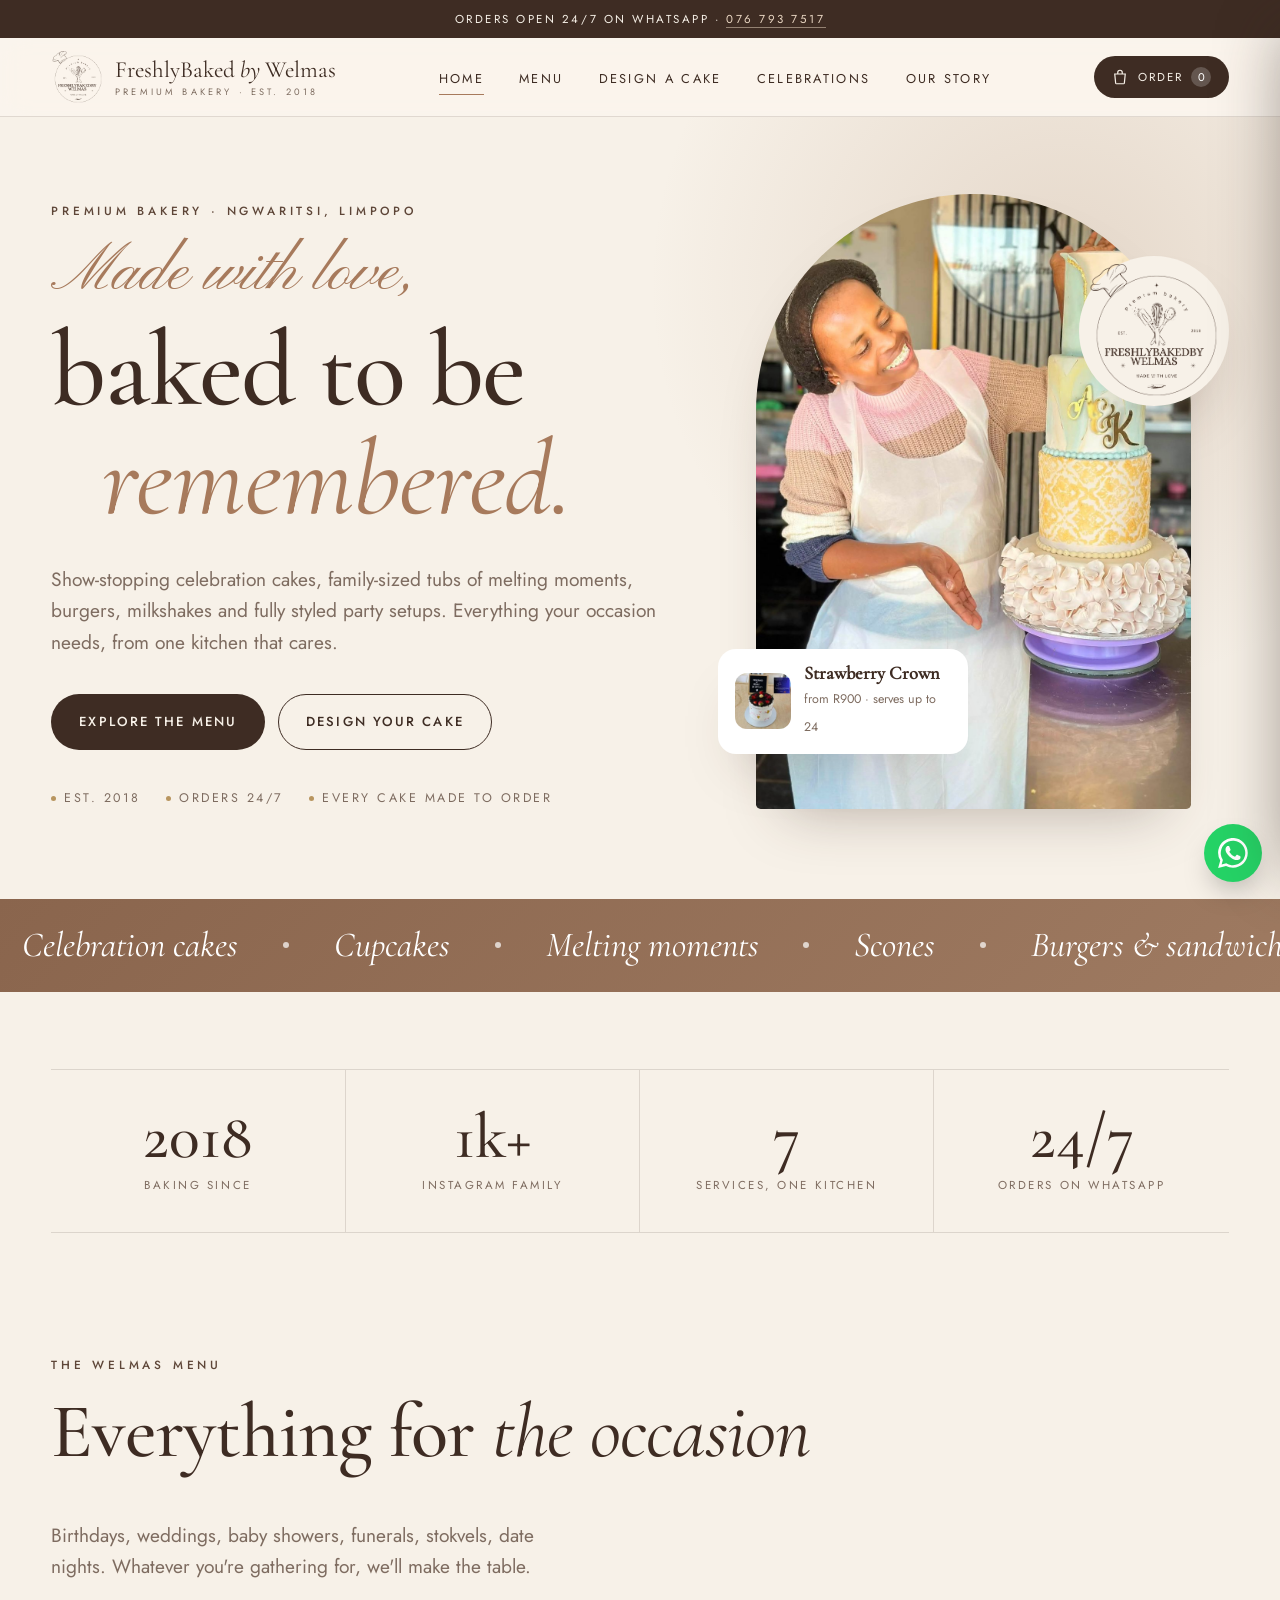
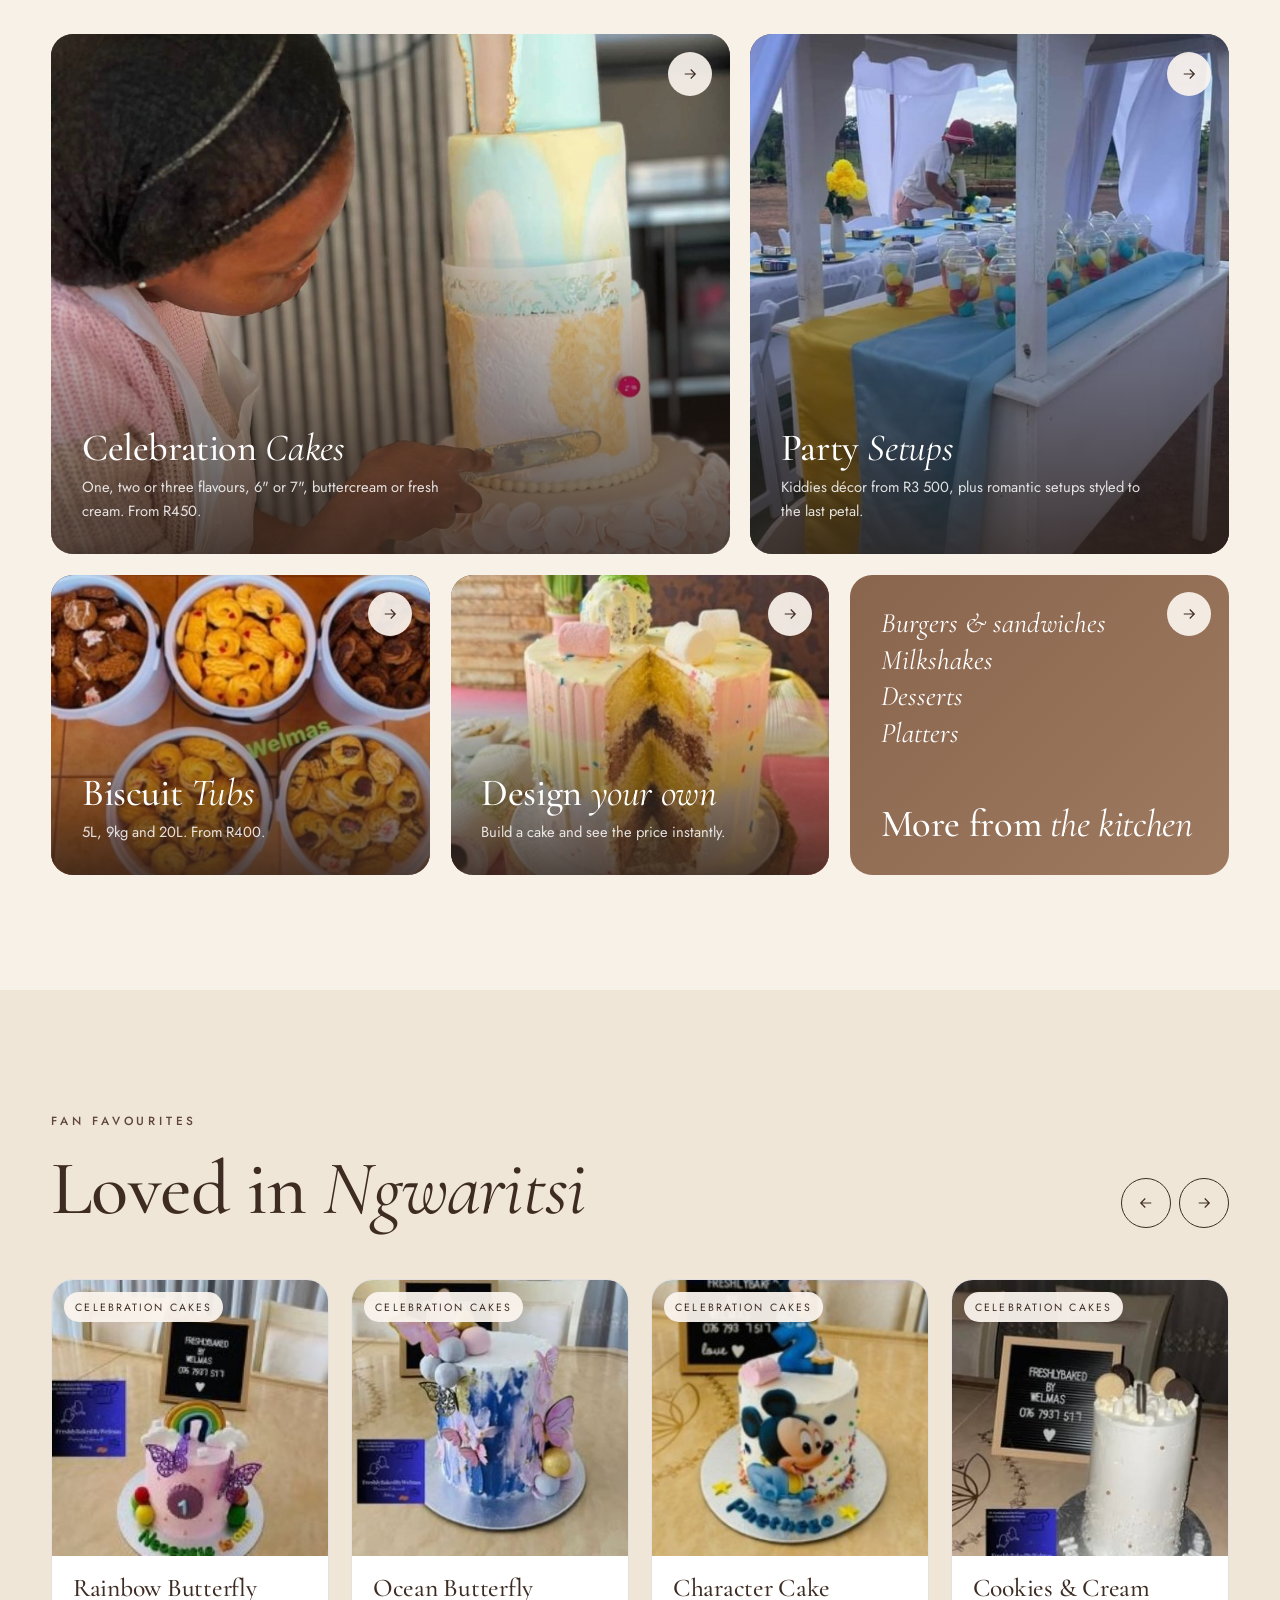
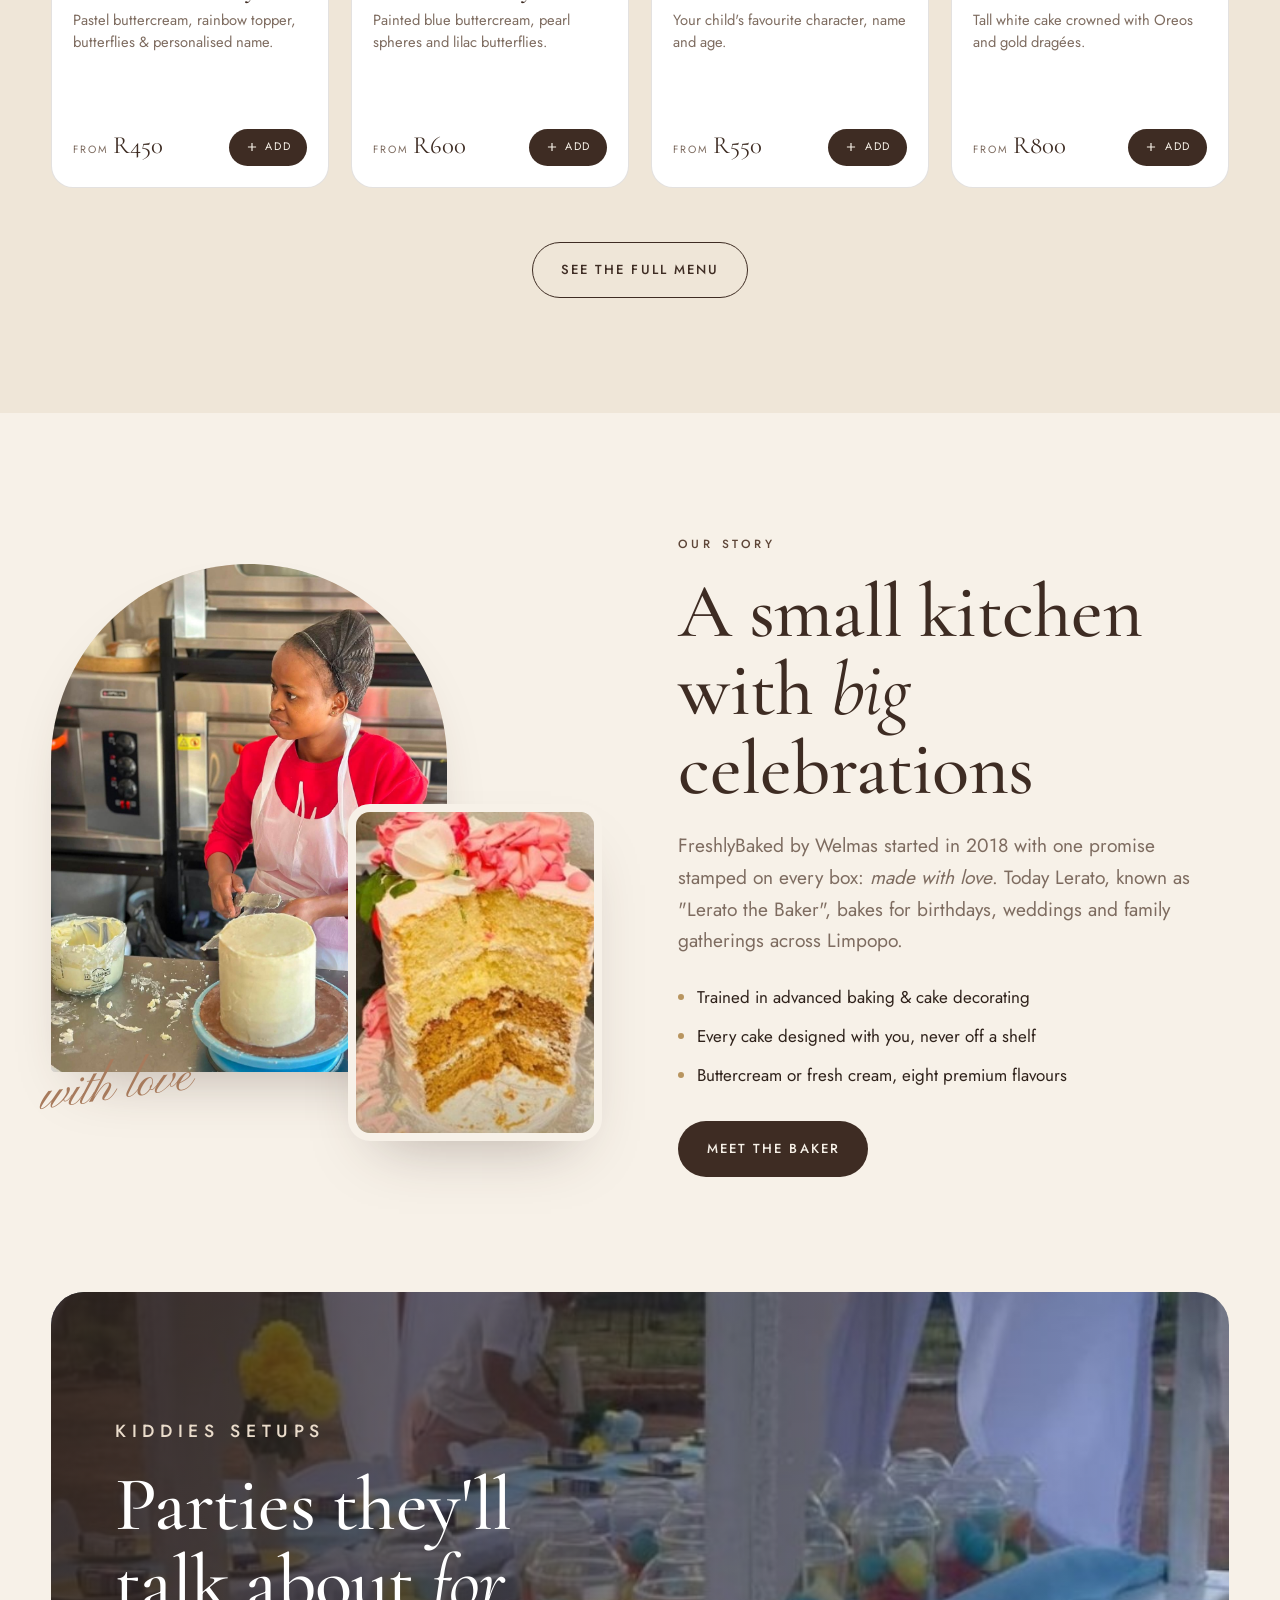
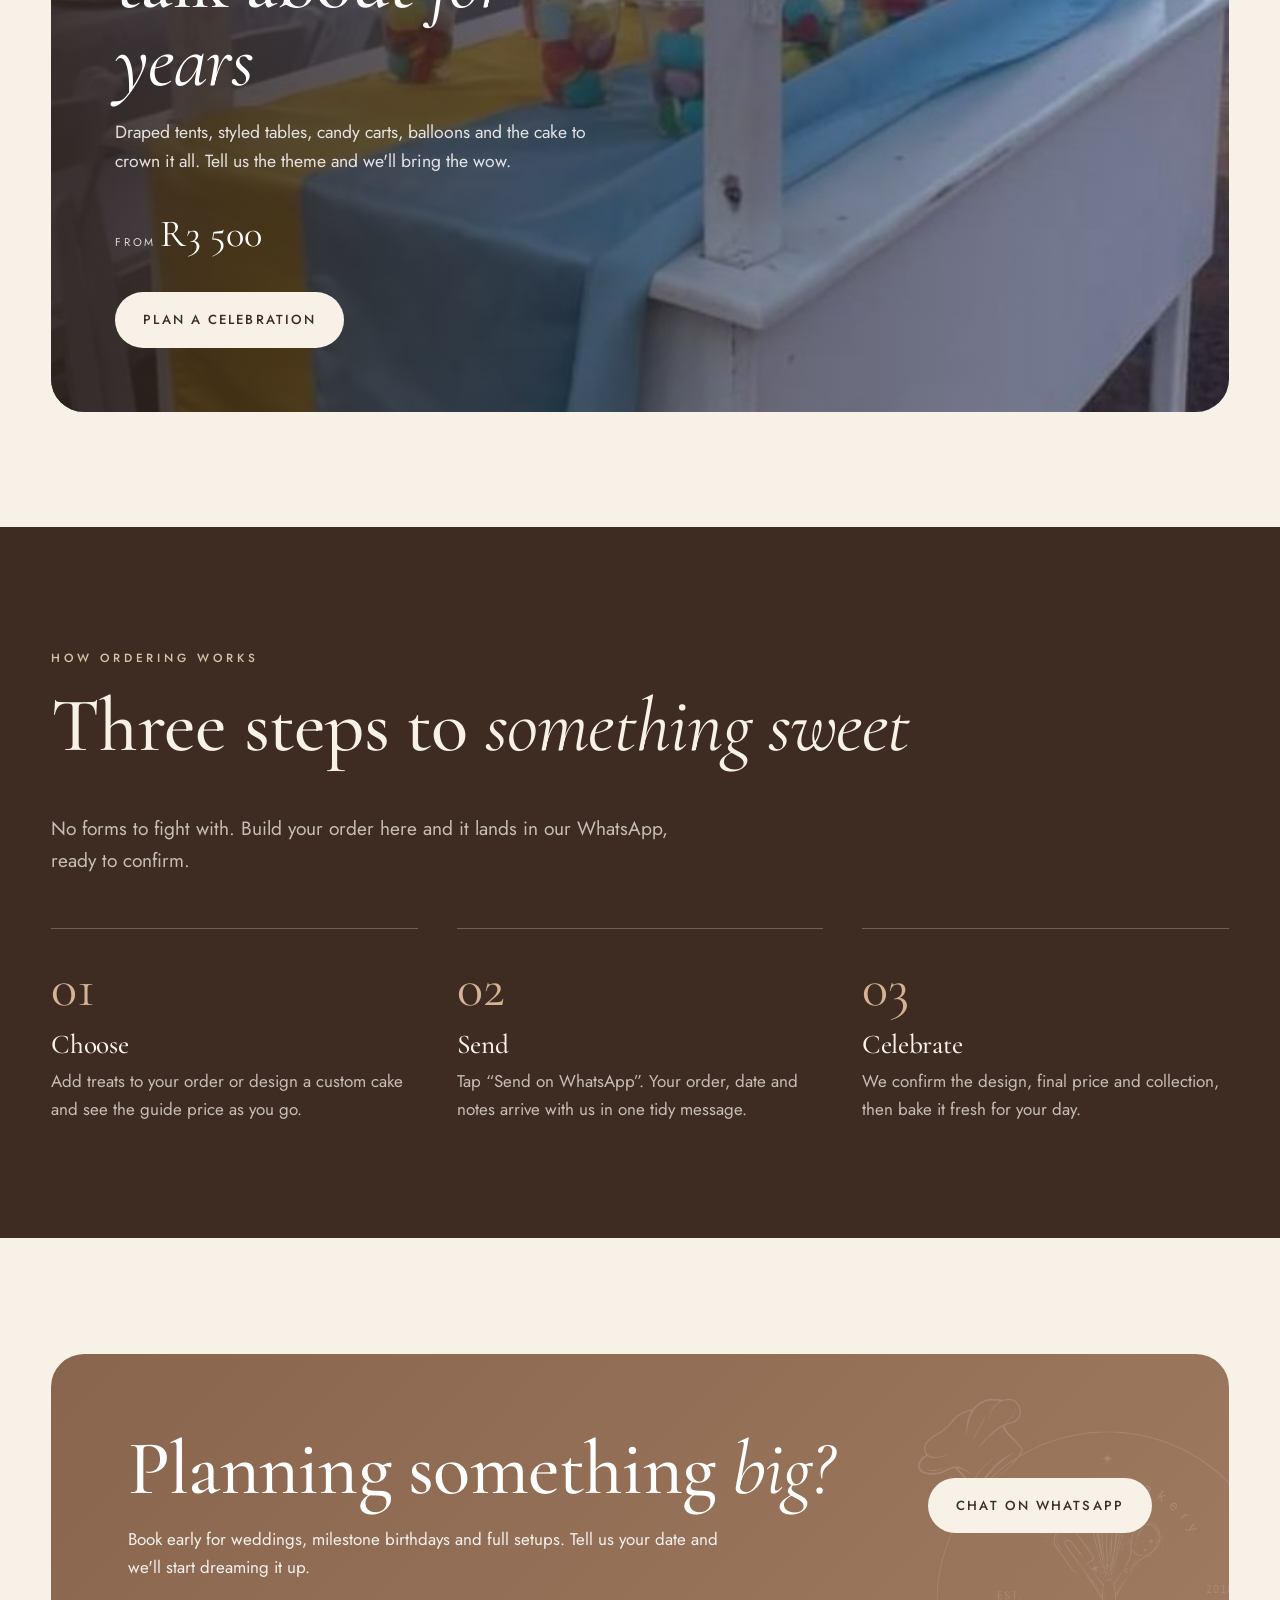
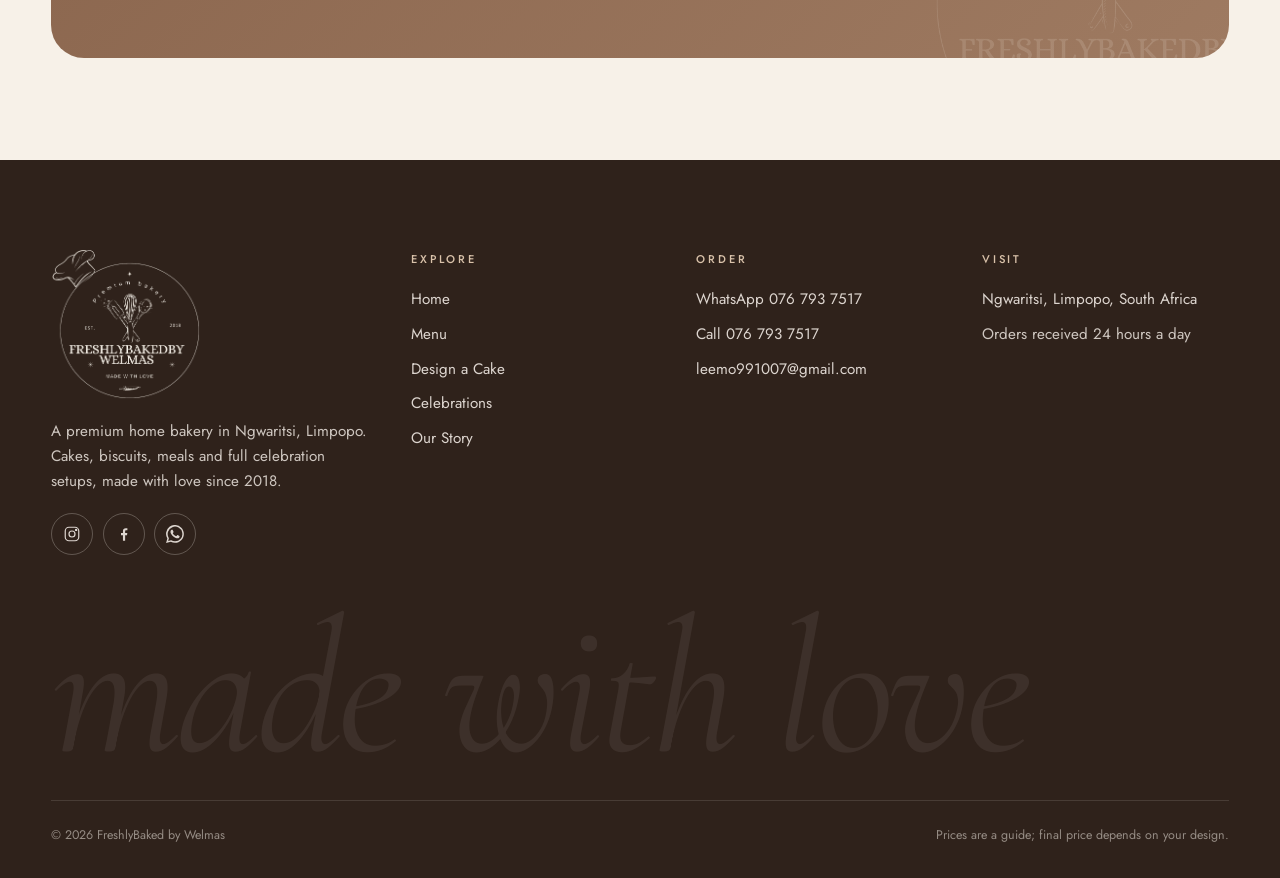
<file: index.html>
<!doctype html>
<html lang="en-ZA" class="no-js">
<head>
  <meta charset="utf-8">
  <meta name="viewport" content="width=device-width, initial-scale=1">
  <title>FreshlyBaked by Welmas · Premium Bakery in Ngwaritsi, Limpopo</title>
  <meta name="description" content="Celebration cakes, biscuit tubs, meals, milkshakes, platters and kiddies & romantic setups from a premium bakery in Ngwaritsi, Limpopo. Made with love since 2018. Order on WhatsApp 076 793 7517.">
  <link rel="canonical" href="https://freshlybakedbywelmas.co.za/">
  <meta property="og:type" content="website">
  <meta property="og:site_name" content="FreshlyBaked by Welmas">
  <meta property="og:title" content="FreshlyBaked by Welmas · Premium Bakery in Ngwaritsi, Limpopo">
  <meta property="og:description" content="Celebration cakes, biscuit tubs, meals, milkshakes, platters and kiddies & romantic setups from a premium bakery in Ngwaritsi, Limpopo. Made with love since 2018. Order on WhatsApp 076 793 7517.">
  <meta property="og:url" content="https://freshlybakedbywelmas.co.za/">
  <meta property="og:image" content="https://freshlybakedbywelmas.co.za/assets/img/wedding-cake-reveal.jpg">
  <meta name="twitter:card" content="summary_large_image">
  <meta name="theme-color" content="#3e2c23">
  <link rel="icon" type="image/png" href="assets/img/favicon.png">
  <link rel="apple-touch-icon" href="assets/img/apple-touch-icon.png">
  <link rel="stylesheet" href="css/fonts.css">
  <link rel="stylesheet" href="css/styles.css">
  <script type="application/ld+json">
  {
    "@context": "https://schema.org",
    "@type": "Bakery",
    "name": "FreshlyBaked by Welmas",
    "slogan": "Premium bakery. Made with love.",
    "foundingDate": "2018",
    "telephone": "+27767937517",
    "email": "leemo991007@gmail.com",
    "address": { "@type": "PostalAddress", "addressLocality": "Ngwaritsi", "addressRegion": "Limpopo", "addressCountry": "ZA" },
    "openingHours": "Mo-Su 00:00-23:59",
    "priceRange": "R400 to R3500+",
    "url": "https://freshlybakedbywelmas.co.za/",
    "image": "https://freshlybakedbywelmas.co.za/assets/img/wedding-cake-reveal.jpg",
    "sameAs": ["https://www.instagram.com/freshlybakedbywelmas", "https://www.facebook.com/freshlybakedbywelmas"]
  }
  </script>
</head>
<body data-page="home">
  <div id="site-header"></div>

  <main>
    <!-- Hero -->
    <section class="hero">
      <div class="wrap hero-grid">
        <div>
          <p class="eyebrow">Premium bakery · Ngwaritsi, Limpopo</p>
          <h1>
            <span class="script">Made with love,</span>
            baked to be
            <span class="line2"><em class="accent-text">remembered.</em></span>
          </h1>
          <p class="lede">Show-stopping celebration cakes, family-sized tubs of melting moments, burgers, milkshakes and fully styled party setups. Everything your occasion needs, from one kitchen that cares.</p>
          <div class="btn-row">
            <a class="btn btn-primary" href="menu.html">Explore the menu</a>
            <a class="btn btn-ghost" href="menu.html#build">Design your cake</a>
          </div>
          <div class="hero-meta">
            <span>Est. 2018</span>
            <span>Orders 24/7</span>
            <span>Every cake made to order</span>
          </div>
        </div>
        <div class="hero-art">
          <div class="arch"><img src="assets/img/wedding-cake-reveal.jpg" alt="Lerato smiling beside a four-tier wedding cake with sugar ruffles, gold damask and gold-leaf edges" width="1200" height="1600" fetchpriority="high"></div>
          <div class="badge" aria-hidden="true"><img src="assets/img/logo-ink.png" alt=""></div>
          <div class="chip">
            <img src="assets/img/cake-strawberry.jpg" alt="">
            <div><strong>Strawberry Crown</strong><span>from R900 · serves up to 24</span></div>
          </div>
        </div>
      </div>
    </section>

    <!-- Services marquee -->
    <div class="marquee" aria-label="Our services: cakes, cupcakes, biscuits, scones, burgers, sandwiches, milkshakes, desserts, platters, kiddies setups and romantic setups">
      <div class="marquee-track" aria-hidden="true">
        <span>Celebration cakes</span><span>Cupcakes</span><span>Melting moments</span><span>Scones</span><span>Burgers &amp; sandwiches</span><span>Milkshakes</span><span>Desserts</span><span>Platters</span><span>Kiddies setups</span><span>Romantic setups</span>
        <span>Celebration cakes</span><span>Cupcakes</span><span>Melting moments</span><span>Scones</span><span>Burgers &amp; sandwiches</span><span>Milkshakes</span><span>Desserts</span><span>Platters</span><span>Kiddies setups</span><span>Romantic setups</span>
      </div>
    </div>

    <!-- Stats -->
    <section class="wrap" style="padding-top:clamp(3rem,6vw,5rem)">
      <div class="stats reveal">
        <div class="stat"><b>2018</b><span>Baking since</span></div>
        <div class="stat"><b>1k+</b><span>Instagram family</span></div>
        <div class="stat"><b>7</b><span>Services, one kitchen</span></div>
        <div class="stat"><b>24/7</b><span>Orders on WhatsApp</span></div>
      </div>
    </section>

    <!-- Categories -->
    <section class="section">
      <div class="wrap">
        <div class="section-head reveal">
          <div>
            <p class="eyebrow">The Welmas menu</p>
            <h2>Everything for <em>the occasion</em></h2>
          </div>
          <p class="lede" style="max-width:26em">Birthdays, weddings, baby showers, funerals, stokvels, date nights. Whatever you're gathering for, we'll make the table.</p>
        </div>
        <div class="tiles">
          <a class="tile t-a reveal" href="menu.html#cakes">
            <img src="assets/img/baker-gold-leaf.jpg" alt="" loading="lazy">
            <span class="arrow"><svg viewBox="0 0 24 24" fill="none" stroke="currentColor" stroke-width="1.6"><path d="M5 12h14M13 6l6 6-6 6"/></svg></span>
            <div class="tile-body"><h3>Celebration <em>Cakes</em></h3><p>One, two or three flavours, 6" or 7", buttercream or fresh cream. From R450.</p></div>
          </a>
          <a class="tile t-b reveal" href="celebrations.html">
            <img src="assets/img/kiddies-candy-cart.jpg" alt="" loading="lazy">
            <span class="arrow"><svg viewBox="0 0 24 24" fill="none" stroke="currentColor" stroke-width="1.6"><path d="M5 12h14M13 6l6 6-6 6"/></svg></span>
            <div class="tile-body"><h3>Party <em>Setups</em></h3><p>Kiddies décor from R3 500, plus romantic setups styled to the last petal.</p></div>
          </a>
          <a class="tile t-c reveal" href="menu.html#tubs">
            <img src="assets/img/melting-moments.jpg" alt="" loading="lazy">
            <span class="arrow"><svg viewBox="0 0 24 24" fill="none" stroke="currentColor" stroke-width="1.6"><path d="M5 12h14M13 6l6 6-6 6"/></svg></span>
            <div class="tile-body"><h3>Biscuit <em>Tubs</em></h3><p>5L, 9kg and 20L. From R400.</p></div>
          </a>
          <a class="tile t-d reveal" href="menu.html#build">
            <img src="assets/img/slice-two-flavour.jpg" alt="" loading="lazy">
            <span class="arrow"><svg viewBox="0 0 24 24" fill="none" stroke="currentColor" stroke-width="1.6"><path d="M5 12h14M13 6l6 6-6 6"/></svg></span>
            <div class="tile-body"><h3>Design <em>your own</em></h3><p>Build a cake and see the price instantly.</p></div>
          </a>
          <a class="tile t-e t-latte reveal" href="menu.html#meals">
            <span class="arrow"><svg viewBox="0 0 24 24" fill="none" stroke="currentColor" stroke-width="1.6"><path d="M5 12h14M13 6l6 6-6 6"/></svg></span>
            <div class="tile-body">
              <ul><li>Burgers &amp; sandwiches</li><li>Milkshakes</li><li>Desserts</li><li>Platters</li></ul>
              <h3>More from <em>the kitchen</em></h3>
            </div>
          </a>
        </div>
      </div>
    </section>

    <!-- Featured -->
    <section class="section section-tint">
      <div class="wrap">
        <div class="section-head reveal">
          <div>
            <p class="eyebrow">Fan favourites</p>
            <h2>Loved in <em>Ngwaritsi</em></h2>
          </div>
          <div class="rail-controls">
            <button class="icon-btn" type="button" data-rail="#featured" data-dir="prev" aria-label="Previous"><svg viewBox="0 0 24 24" fill="none" stroke="currentColor" stroke-width="1.6"><path d="M19 12H5M11 6l-6 6 6 6"/></svg></button>
            <button class="icon-btn" type="button" data-rail="#featured" data-dir="next" aria-label="Next"><svg viewBox="0 0 24 24" fill="none" stroke="currentColor" stroke-width="1.6"><path d="M5 12h14M13 6l6 6-6 6"/></svg></button>
          </div>
        </div>
        <div class="rail" id="featured" data-products="featured"></div>
        <div style="margin-top:2.4rem;text-align:center"><a class="btn btn-ghost" href="menu.html">See the full menu</a></div>
      </div>
    </section>

    <!-- Story -->
    <section class="section">
      <div class="wrap split">
        <div class="collage reveal">
          <figure class="c1"><img src="assets/img/baker-buttercream.jpg" alt="Lerato smoothing buttercream on a tall cake in a professional kitchen" loading="lazy"></figure>
          <figure class="c2"><img src="assets/img/slice-four-layer.jpg" alt="A sliced four-layer cake topped with pink sugar flowers" loading="lazy"></figure>
          <span class="stamp" aria-hidden="true">with love</span>
        </div>
        <div class="reveal">
          <p class="eyebrow">Our story</p>
          <h2>A small kitchen with <em>big</em> celebrations</h2>
          <p class="lede" style="margin-top:1.4rem">FreshlyBaked by Welmas started in 2018 with one promise stamped on every box: <em>made with love</em>. Today Lerato, known as "Lerato the Baker", bakes for birthdays, weddings and family gatherings across Limpopo.</p>
          <ul class="ticks">
            <li>Trained in advanced baking &amp; cake decorating</li>
            <li>Every cake designed with you, never off a shelf</li>
            <li>Buttercream or fresh cream, eight premium flavours</li>
          </ul>
          <a class="btn btn-primary" href="story.html">Meet the baker</a>
        </div>
      </div>
    </section>

    <!-- Celebrations feature -->
    <section class="wrap">
      <div class="feature reveal">
        <img src="assets/img/kiddies-candy-cart.jpg" alt="A white candy cart with blue and yellow runners and jars of sweets at an outdoor kiddies party" loading="lazy">
        <div class="feature-body">
          <p class="eyebrow">Kiddies setups</p>
          <h2>Parties they'll talk about <em>for years</em></h2>
          <p>Draped tents, styled tables, candy carts, balloons and the cake to crown it all. Tell us the theme and we'll bring the wow.</p>
          <span class="price-tag"><small>from</small>R3 500</span>
          <div class="btn-row">
            <a class="btn btn-light" href="celebrations.html">Plan a celebration</a>
          </div>
        </div>
      </div>
    </section>

    <!-- How to order -->
    <section class="section section-cocoa" style="margin-top:clamp(4rem,9vw,8rem)">
      <div class="wrap">
        <div class="section-head reveal">
          <div>
            <p class="eyebrow">How ordering works</p>
            <h2>Three steps to <em>something sweet</em></h2>
          </div>
          <p class="lede">No forms to fight with. Build your order here and it lands in our WhatsApp, ready to confirm.</p>
        </div>
        <div class="steps">
          <div class="step reveal"><h3>Choose</h3><p>Add treats to your order or design a custom cake and see the guide price as you go.</p></div>
          <div class="step reveal"><h3>Send</h3><p>Tap “Send on WhatsApp”. Your order, date and notes arrive with us in one tidy message.</p></div>
          <div class="step reveal"><h3>Celebrate</h3><p>We confirm the design, final price and collection, then bake it fresh for your day.</p></div>
        </div>
      </div>
    </section>

    <!-- CTA -->
    <section class="wrap" style="margin-top:clamp(4rem,9vw,8rem)">
      <div class="cta-band reveal">
        <div>
          <h2>Planning something <em>big?</em></h2>
          <p>Book early for weddings, milestone birthdays and full setups. Tell us your date and we'll start dreaming it up.</p>
        </div>
        <div class="btn-row">
          <a class="btn btn-light" data-wa="Hi Welmas! I'm planning an event and would love a quote." href="#">Chat on WhatsApp</a>
        </div>
      </div>
    </section>
  </main>

  <div id="site-footer"></div>
  <script src="js/catalog.js"></script>
  <script src="js/main.js"></script>
</body>
</html>
</file>
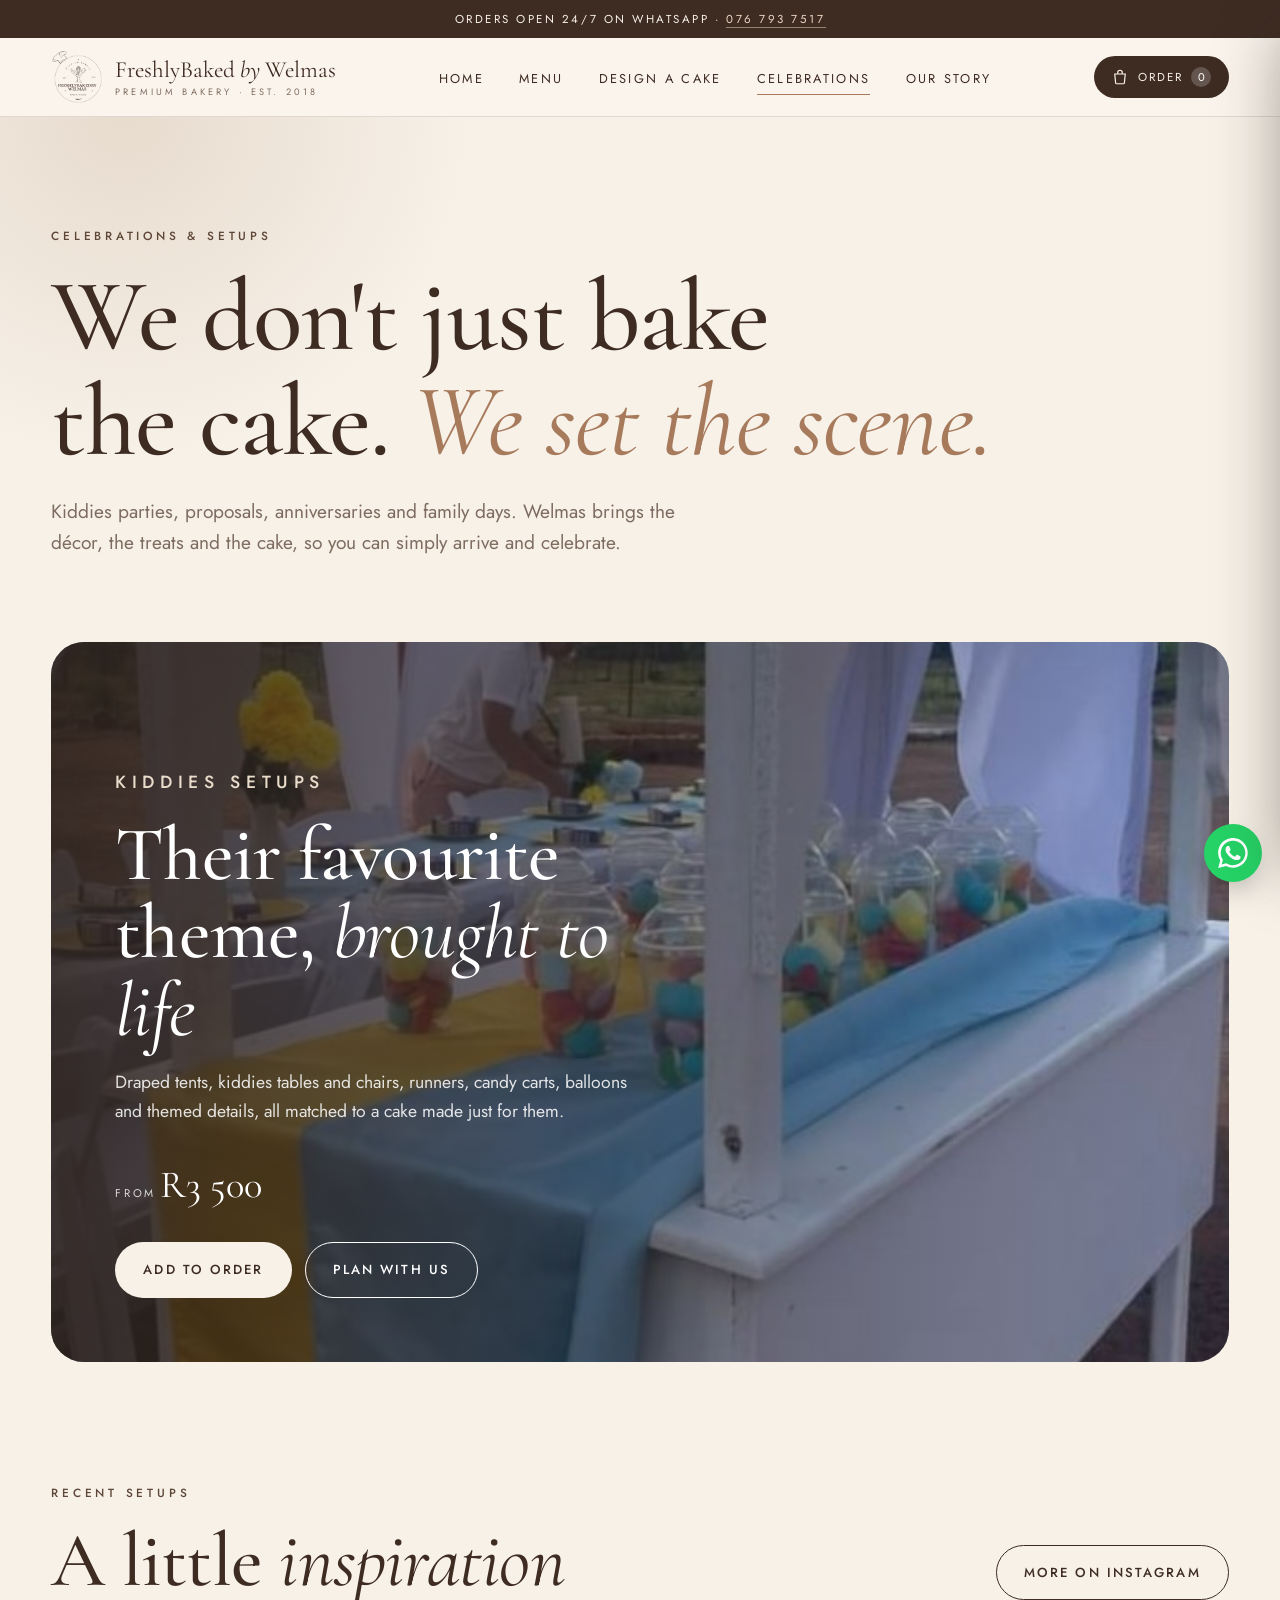
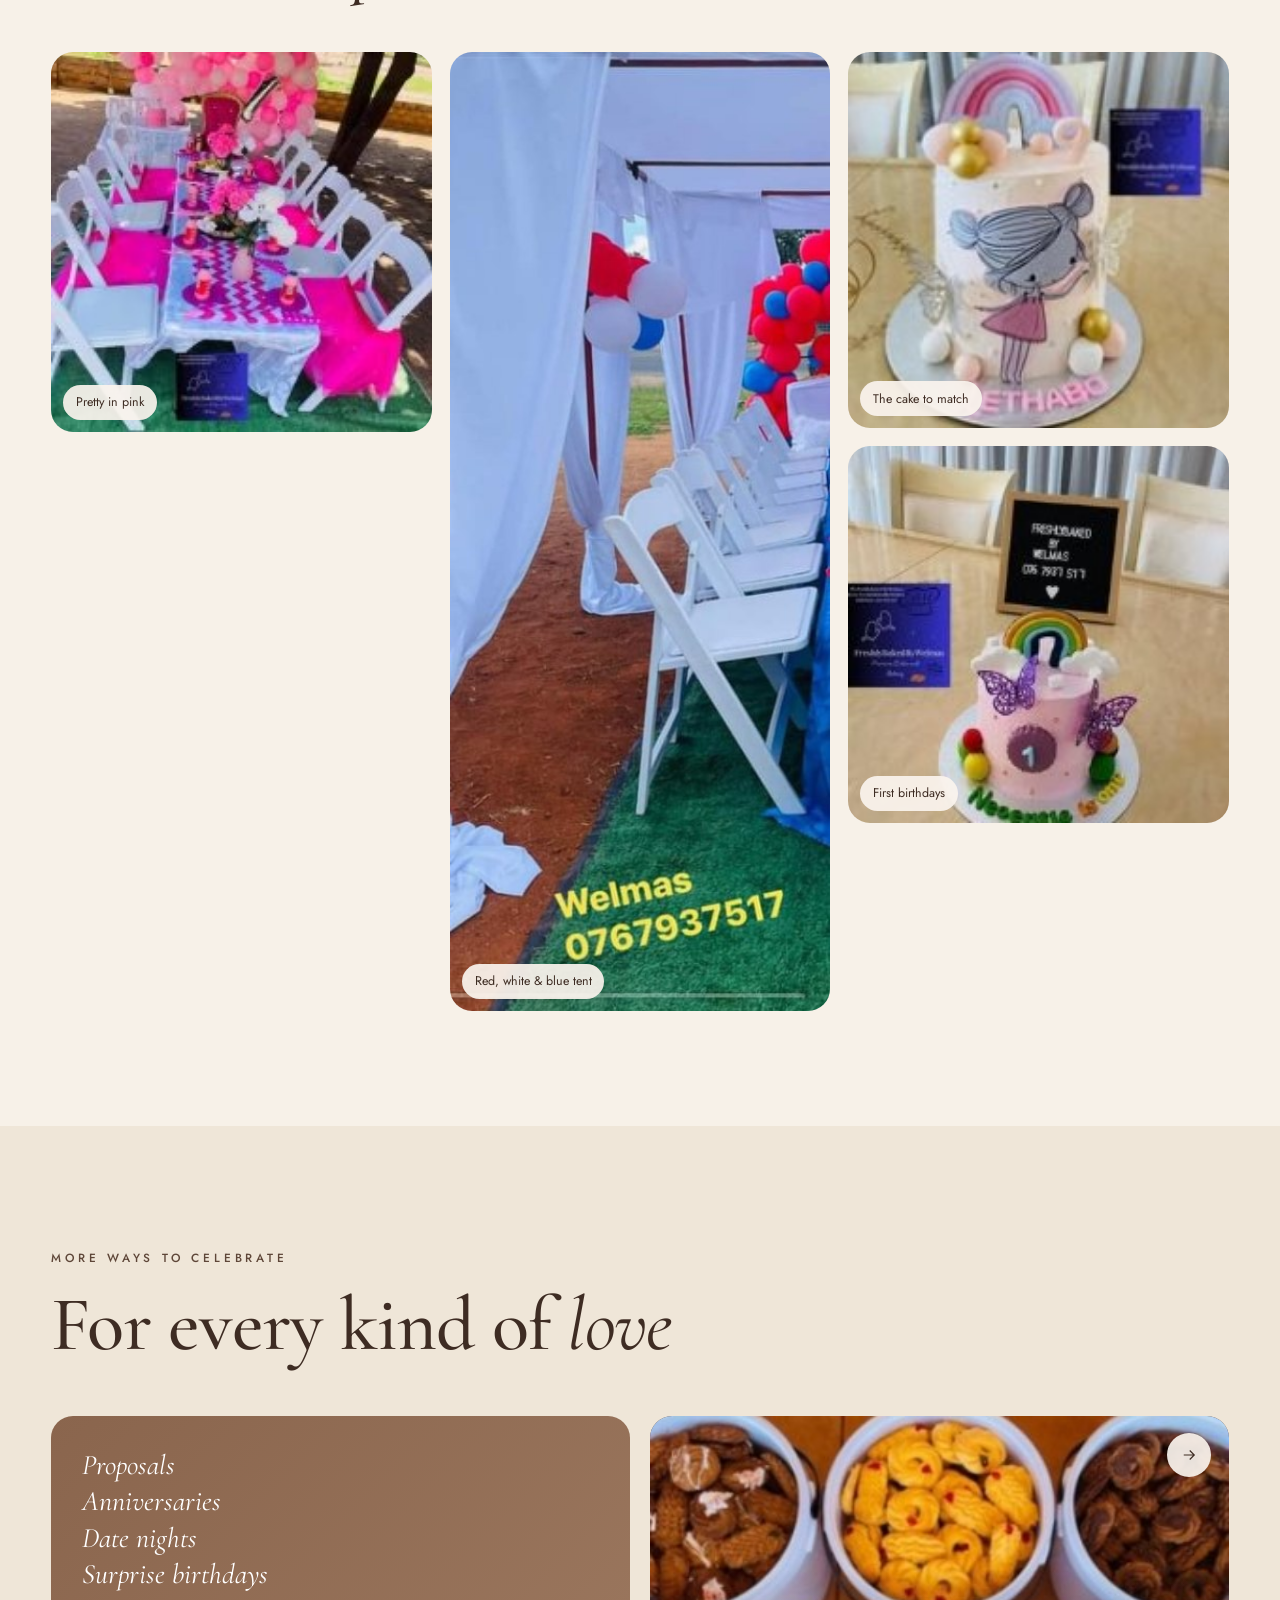
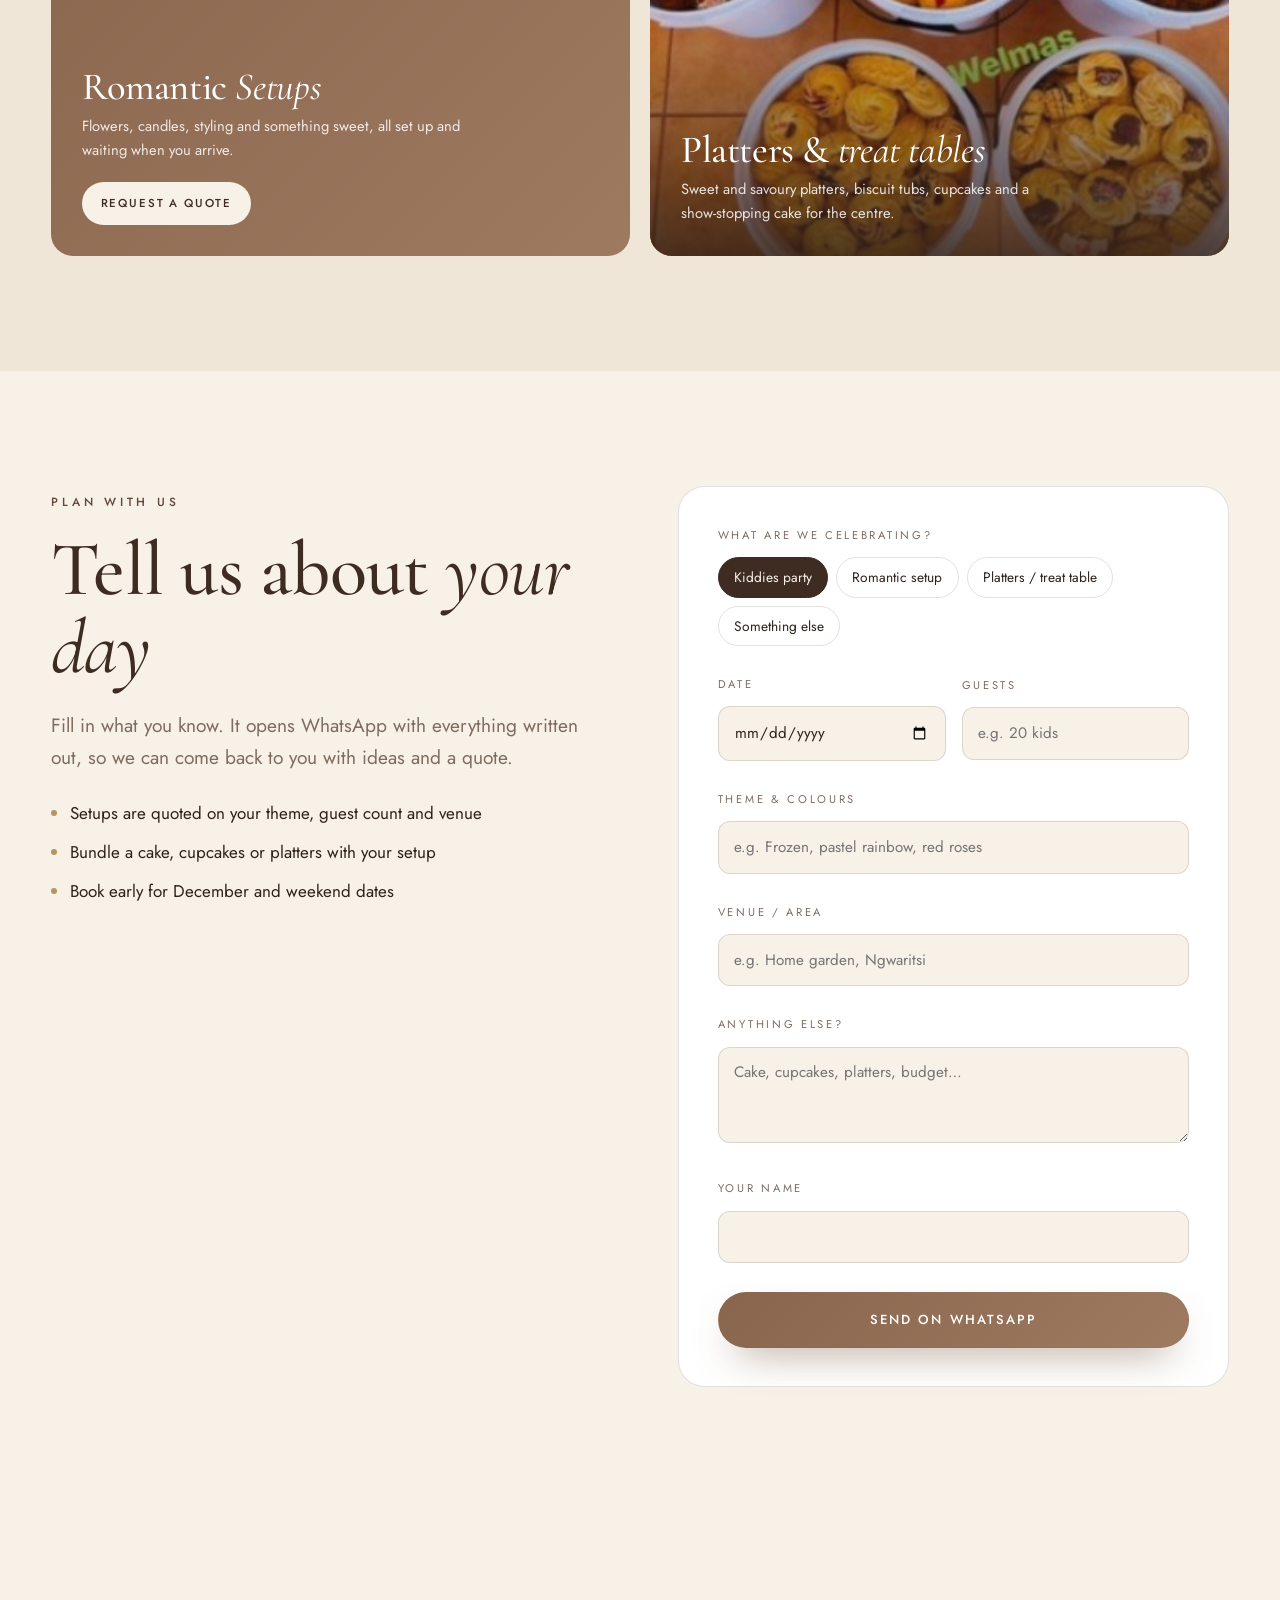
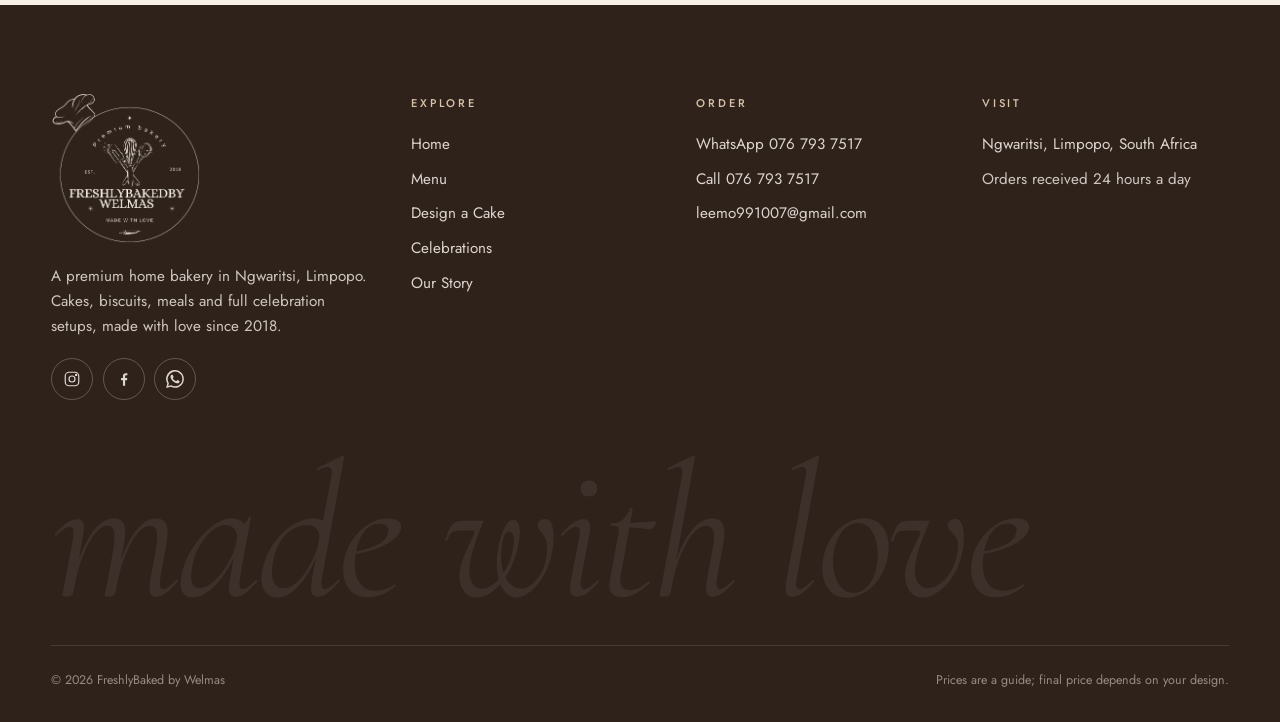
<file: celebrations.html>
<!doctype html>
<html lang="en-ZA" class="no-js">
<head>
  <meta charset="utf-8">
  <meta name="viewport" content="width=device-width, initial-scale=1">
  <title>Celebrations & Setups · FreshlyBaked by Welmas</title>
  <meta name="description" content="Kiddies party setups from R3 500, romantic setups and platters, styled end to end by FreshlyBaked by Welmas in Ngwaritsi, Limpopo.">
  <link rel="canonical" href="https://freshlybakedbywelmas.co.za/celebrations.html">
  <meta property="og:type" content="website">
  <meta property="og:site_name" content="FreshlyBaked by Welmas">
  <meta property="og:title" content="Celebrations & Setups · FreshlyBaked by Welmas">
  <meta property="og:description" content="Kiddies party setups from R3 500, romantic setups and platters, styled end to end by FreshlyBaked by Welmas in Ngwaritsi, Limpopo.">
  <meta property="og:url" content="https://freshlybakedbywelmas.co.za/celebrations.html">
  <meta property="og:image" content="https://freshlybakedbywelmas.co.za/assets/img/kiddies-candy-cart.jpg">
  <meta name="twitter:card" content="summary_large_image">
  <meta name="theme-color" content="#3e2c23">
  <link rel="icon" type="image/png" href="assets/img/favicon.png">
  <link rel="apple-touch-icon" href="assets/img/apple-touch-icon.png">
  <link rel="stylesheet" href="css/fonts.css">
  <link rel="stylesheet" href="css/styles.css">
</head>
<body data-page="celebrations">
  <div id="site-header"></div>

  <main>
    <section class="page-hero">
      <div class="wrap">
        <p class="eyebrow">Celebrations &amp; setups</p>
        <h1>We don't just bake <br>the cake. <em class="accent-text">We set the scene.</em></h1>
        <p class="lede">Kiddies parties, proposals, anniversaries and family days. Welmas brings the décor, the treats and the cake, so you can simply arrive and celebrate.</p>
      </div>
    </section>

    <!-- Kiddies -->
    <section class="wrap">
      <div class="feature reveal">
        <img src="assets/img/kiddies-candy-cart.jpg" alt="A white candy cart with pastel runners and jars of sweets under a white draped tent" width="700" height="896">
        <div class="feature-body">
          <p class="eyebrow">Kiddies setups</p>
          <h2>Their favourite theme, <em>brought to life</em></h2>
          <p>Draped tents, kiddies tables and chairs, runners, candy carts, balloons and themed details, all matched to a cake made just for them.</p>
          <span class="price-tag"><small>from</small>R3 500</span>
          <div class="btn-row">
            <button class="btn btn-light" type="button" data-quick="kiddies-setup">Add to order</button>
            <a class="btn btn-ghost" style="border-color:#fff;color:#fff" href="#enquire">Plan with us</a>
          </div>
        </div>
      </div>
    </section>

    <section class="section">
      <div class="wrap">
        <div class="section-head reveal">
          <div>
            <p class="eyebrow">Recent setups</p>
            <h2>A little <em>inspiration</em></h2>
          </div>
          <a class="btn btn-ghost" data-ig href="#">More on Instagram</a>
        </div>
        <div class="gallery">
          <figure class="reveal"><img src="assets/img/kiddies-pink.jpg" alt="A hot-pink kiddies table with white chairs and a balloon arch on the lawn" loading="lazy"><figcaption>Pretty in pink</figcaption></figure>
          <figure class="reveal"><img src="assets/img/kiddies-tent.jpg" alt="A white draped tent lined with white chairs and red and blue balloons" loading="lazy"><figcaption>Red, white &amp; blue tent</figcaption></figure>
          <figure class="reveal"><img src="assets/img/cake-fairy.jpg" alt="A pastel fairy cake with a rainbow topper and the name Lethabo" loading="lazy"><figcaption>The cake to match</figcaption></figure>
          <figure class="reveal"><img src="assets/img/cake-rainbow.jpg" alt="A pink first-birthday cake with a rainbow, butterflies and a number one" loading="lazy"><figcaption>First birthdays</figcaption></figure>
        </div>
      </div>
    </section>

    <!-- Romantic + platters -->
    <section class="section section-tint">
      <div class="wrap">
        <div class="section-head reveal">
          <div>
            <p class="eyebrow">More ways to celebrate</p>
            <h2>For every kind of <em>love</em></h2>
          </div>
        </div>
        <div class="tiles">
          <div class="tile t-half t-latte reveal">
            <div class="tile-body">
              <ul><li>Proposals</li><li>Anniversaries</li><li>Date nights</li><li>Surprise birthdays</li></ul>
              <div>
                <h3>Romantic <em>Setups</em></h3>
                <p>Flowers, candles, styling and something sweet, all set up and waiting when you arrive.</p>
                <div class="btn-row" style="margin-top:1.2rem"><button class="btn btn-light btn-sm" type="button" data-quick="romantic-setup">Request a quote</button></div>
              </div>
            </div>
          </div>
          <a class="tile t-half reveal" href="menu.html#platters">
            <img src="assets/img/melting-moments.jpg" alt="" loading="lazy">
            <span class="arrow"><svg viewBox="0 0 24 24" fill="none" stroke="currentColor" stroke-width="1.6"><path d="M5 12h14M13 6l6 6-6 6"/></svg></span>
            <div class="tile-body"><h3>Platters &amp; <em>treat tables</em></h3><p>Sweet and savoury platters, biscuit tubs, cupcakes and a show-stopping cake for the centre.</p></div>
          </a>
        </div>
      </div>
    </section>

    <!-- Enquiry -->
    <section class="section" id="enquire">
      <div class="wrap split" style="align-items:start">
        <div class="reveal">
          <p class="eyebrow">Plan with us</p>
          <h2>Tell us about <em>your day</em></h2>
          <p class="lede" style="margin-top:1.4rem">Fill in what you know. It opens WhatsApp with everything written out, so we can come back to you with ideas and a quote.</p>
          <ul class="ticks">
            <li>Setups are quoted on your theme, guest count and venue</li>
            <li>Bundle a cake, cupcakes or platters with your setup</li>
            <li>Book early for December and weekend dates</li>
          </ul>
        </div>
        <form class="builder-form reveal" data-wa-form="Hi Welmas! I'd like a quote for an event:">
          <fieldset>
            <legend class="field-label">What are we celebrating?</legend>
            <div class="pills">
              <label class="pill"><input type="radio" name="event" value="Kiddies party" data-label="Event" checked><span>Kiddies party</span></label>
              <label class="pill"><input type="radio" name="event" value="Romantic setup" data-label="Event"><span>Romantic setup</span></label>
              <label class="pill"><input type="radio" name="event" value="Platters / treat table" data-label="Event"><span>Platters / treat table</span></label>
              <label class="pill"><input type="radio" name="event" value="Something else" data-label="Event"><span>Something else</span></label>
            </div>
          </fieldset>
          <div class="split" style="gap:1rem">
            <div><label class="field-label" for="ev-date">Date</label><input class="text-input" id="ev-date" name="date" type="date" data-label="Date"></div>
            <div><label class="field-label" for="ev-guests">Guests</label><input class="text-input" id="ev-guests" name="guests" inputmode="numeric" placeholder="e.g. 20 kids" data-label="Guests"></div>
          </div>
          <div><label class="field-label" for="ev-theme">Theme &amp; colours</label><input class="text-input" id="ev-theme" name="theme" placeholder="e.g. Frozen, pastel rainbow, red roses" data-label="Theme"></div>
          <div><label class="field-label" for="ev-venue">Venue / area</label><input class="text-input" id="ev-venue" name="venue" placeholder="e.g. Home garden, Ngwaritsi" data-label="Venue"></div>
          <div><label class="field-label" for="ev-notes">Anything else?</label><textarea class="text-input" id="ev-notes" name="notes" placeholder="Cake, cupcakes, platters, budget…" data-label="Notes"></textarea></div>
          <div><label class="field-label" for="ev-name">Your name</label><input class="text-input" id="ev-name" name="name" autocomplete="name" data-label="Name"></div>
          <button class="btn btn-latte" type="submit">Send on WhatsApp</button>
        </form>
      </div>
    </section>
  </main>

  <div id="site-footer"></div>
  <script src="js/catalog.js"></script>
  <script src="js/main.js"></script>
</body>
</html>
</file>
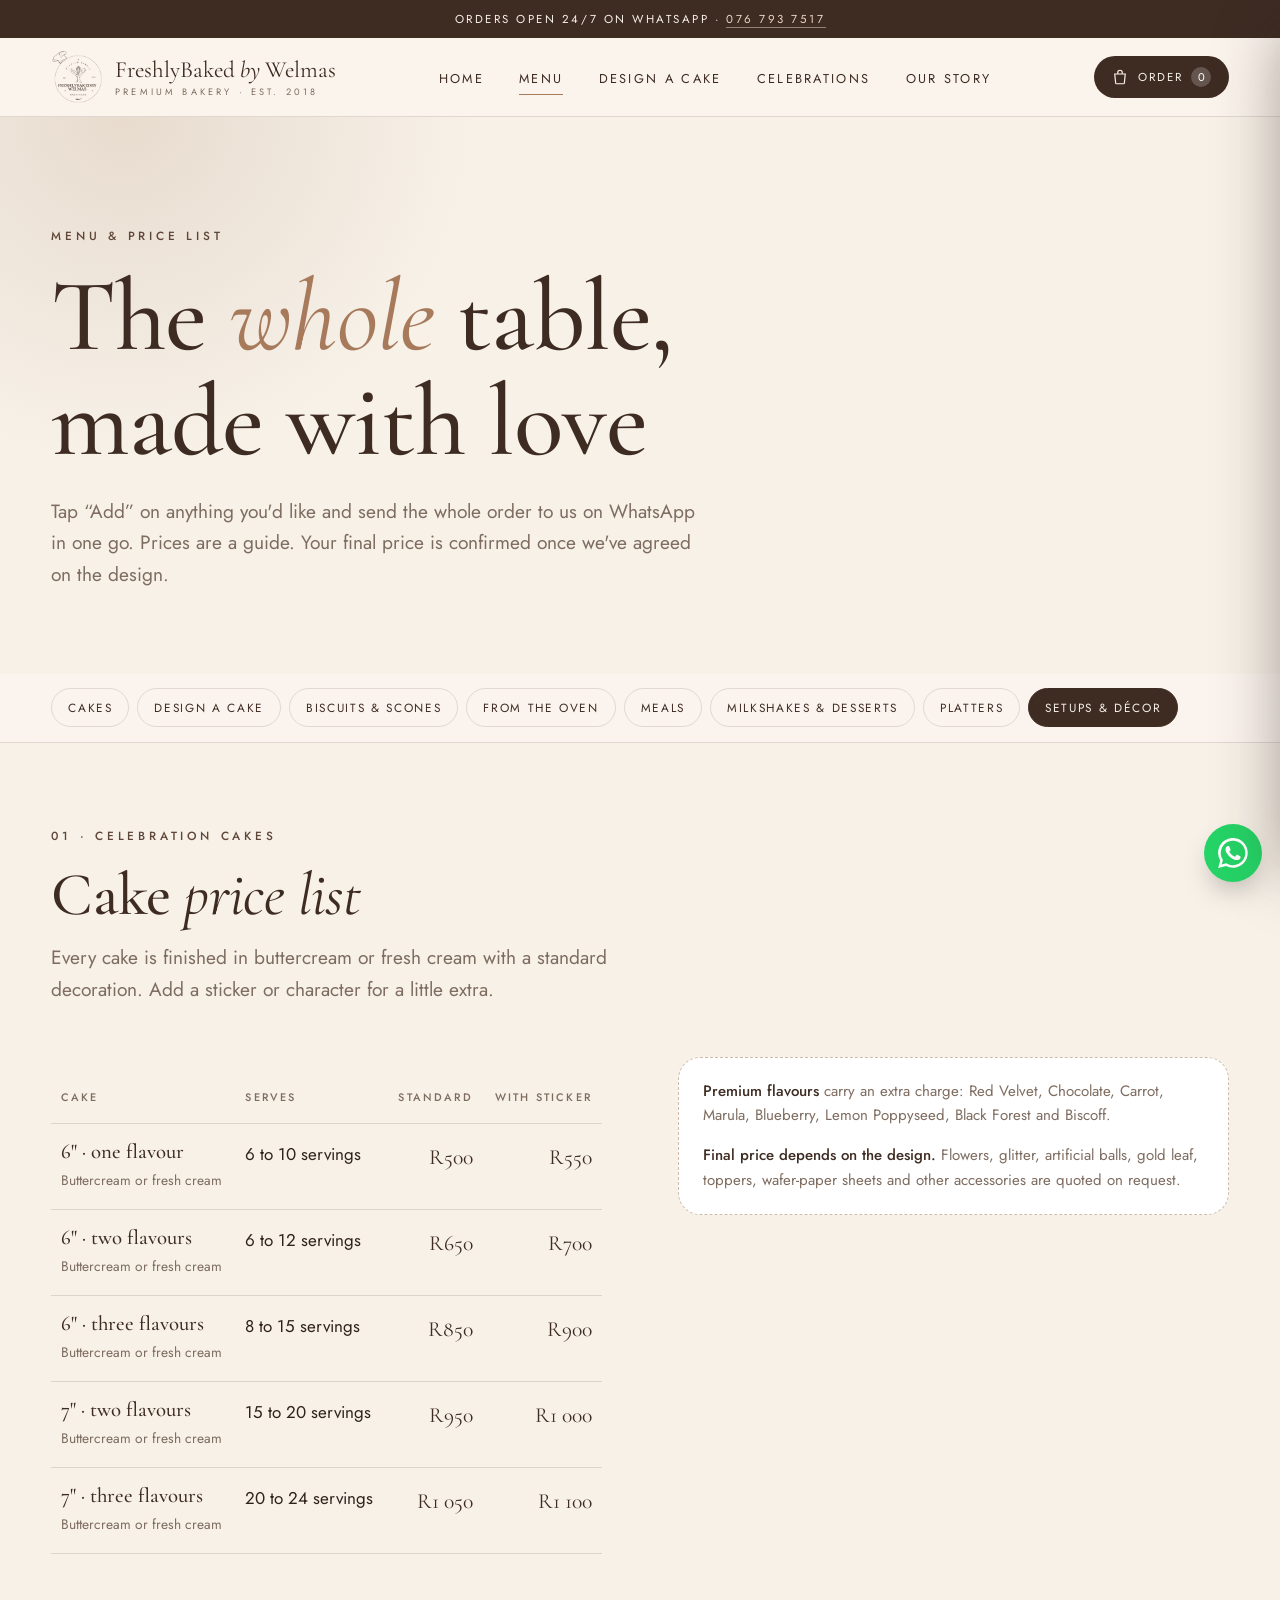
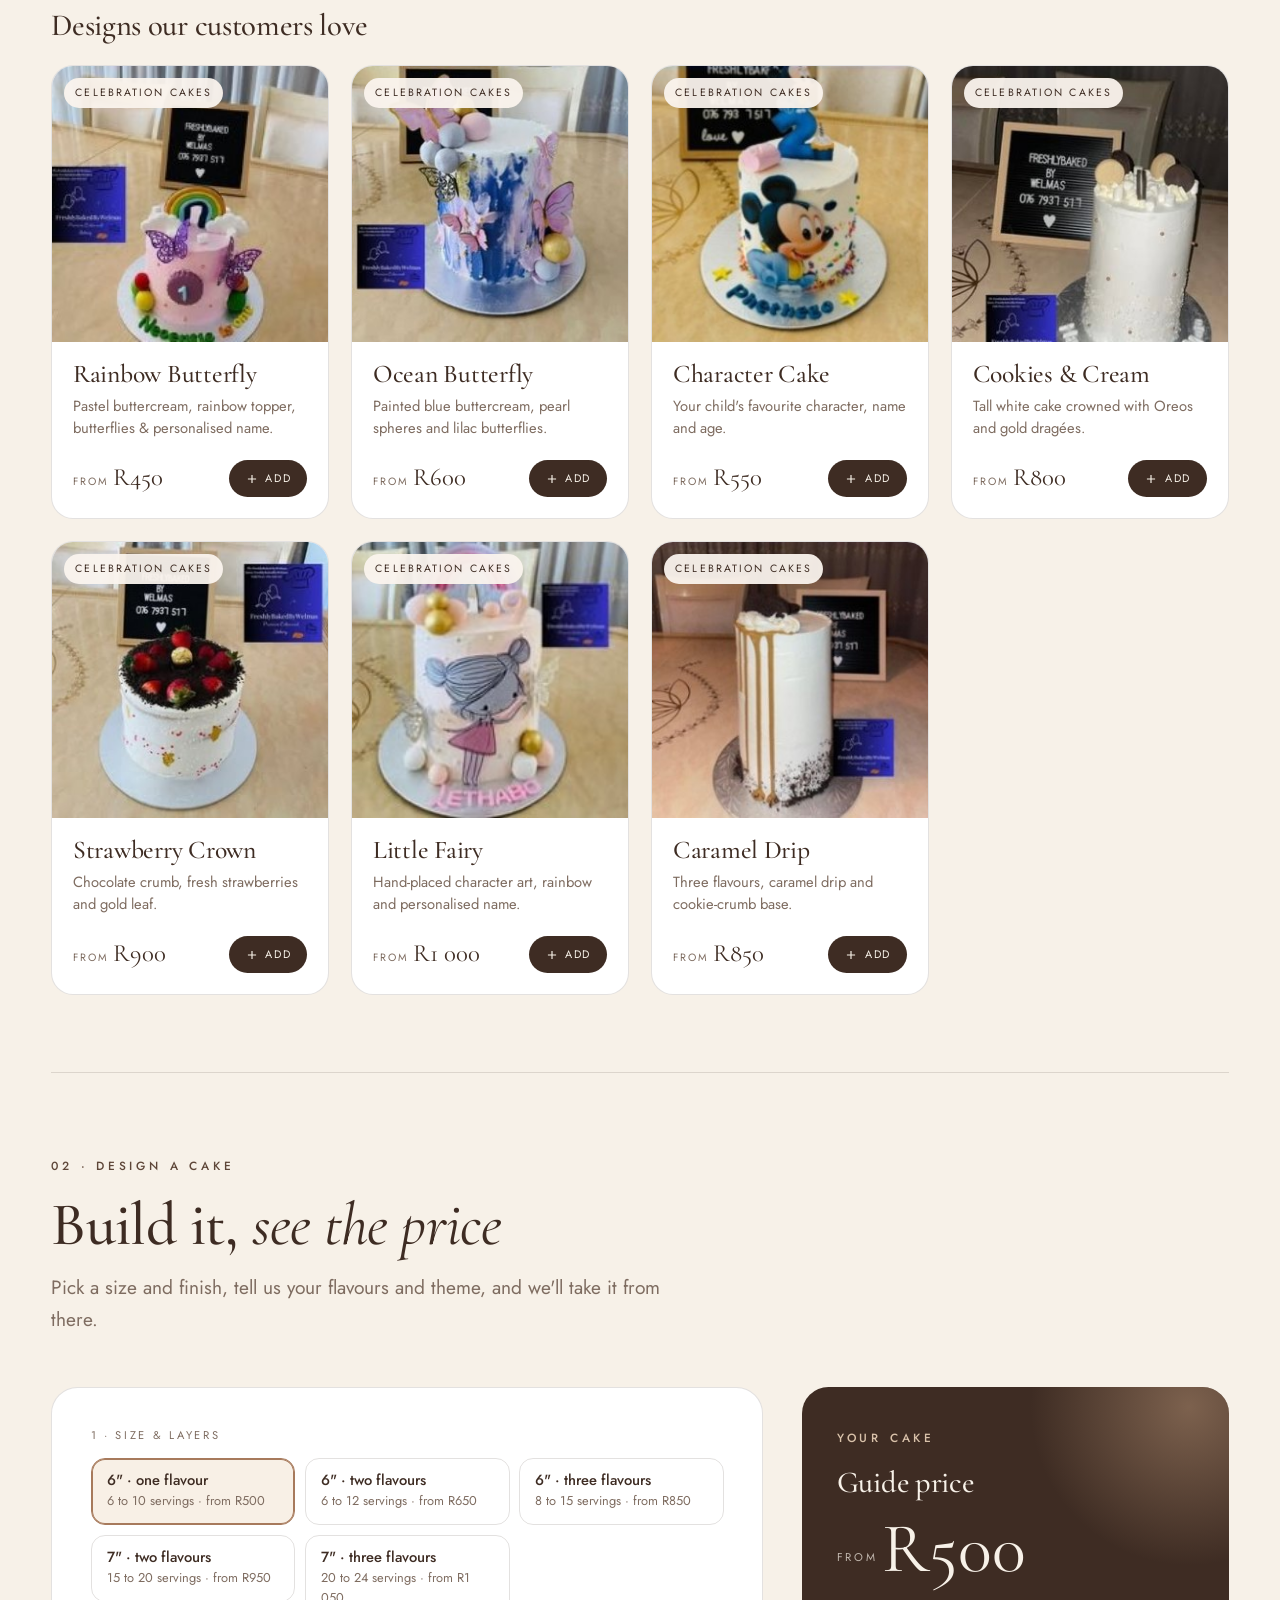
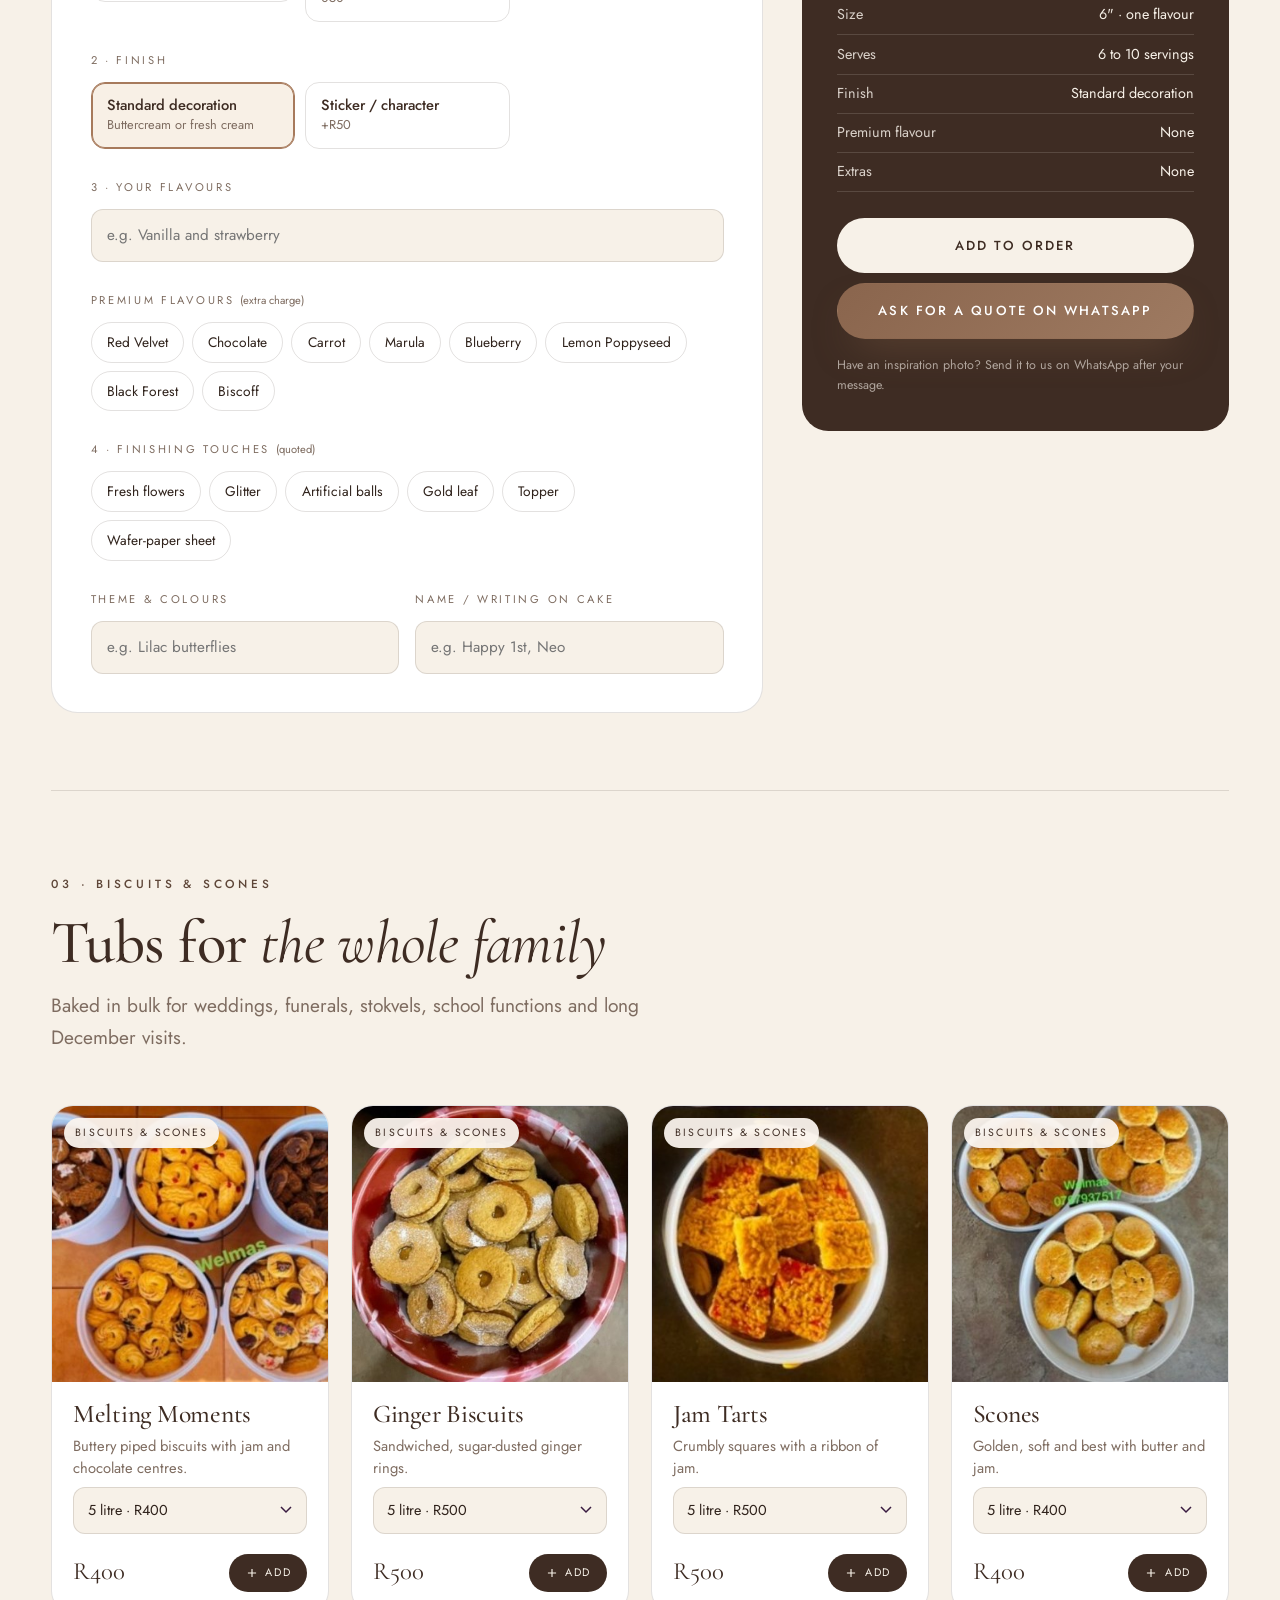
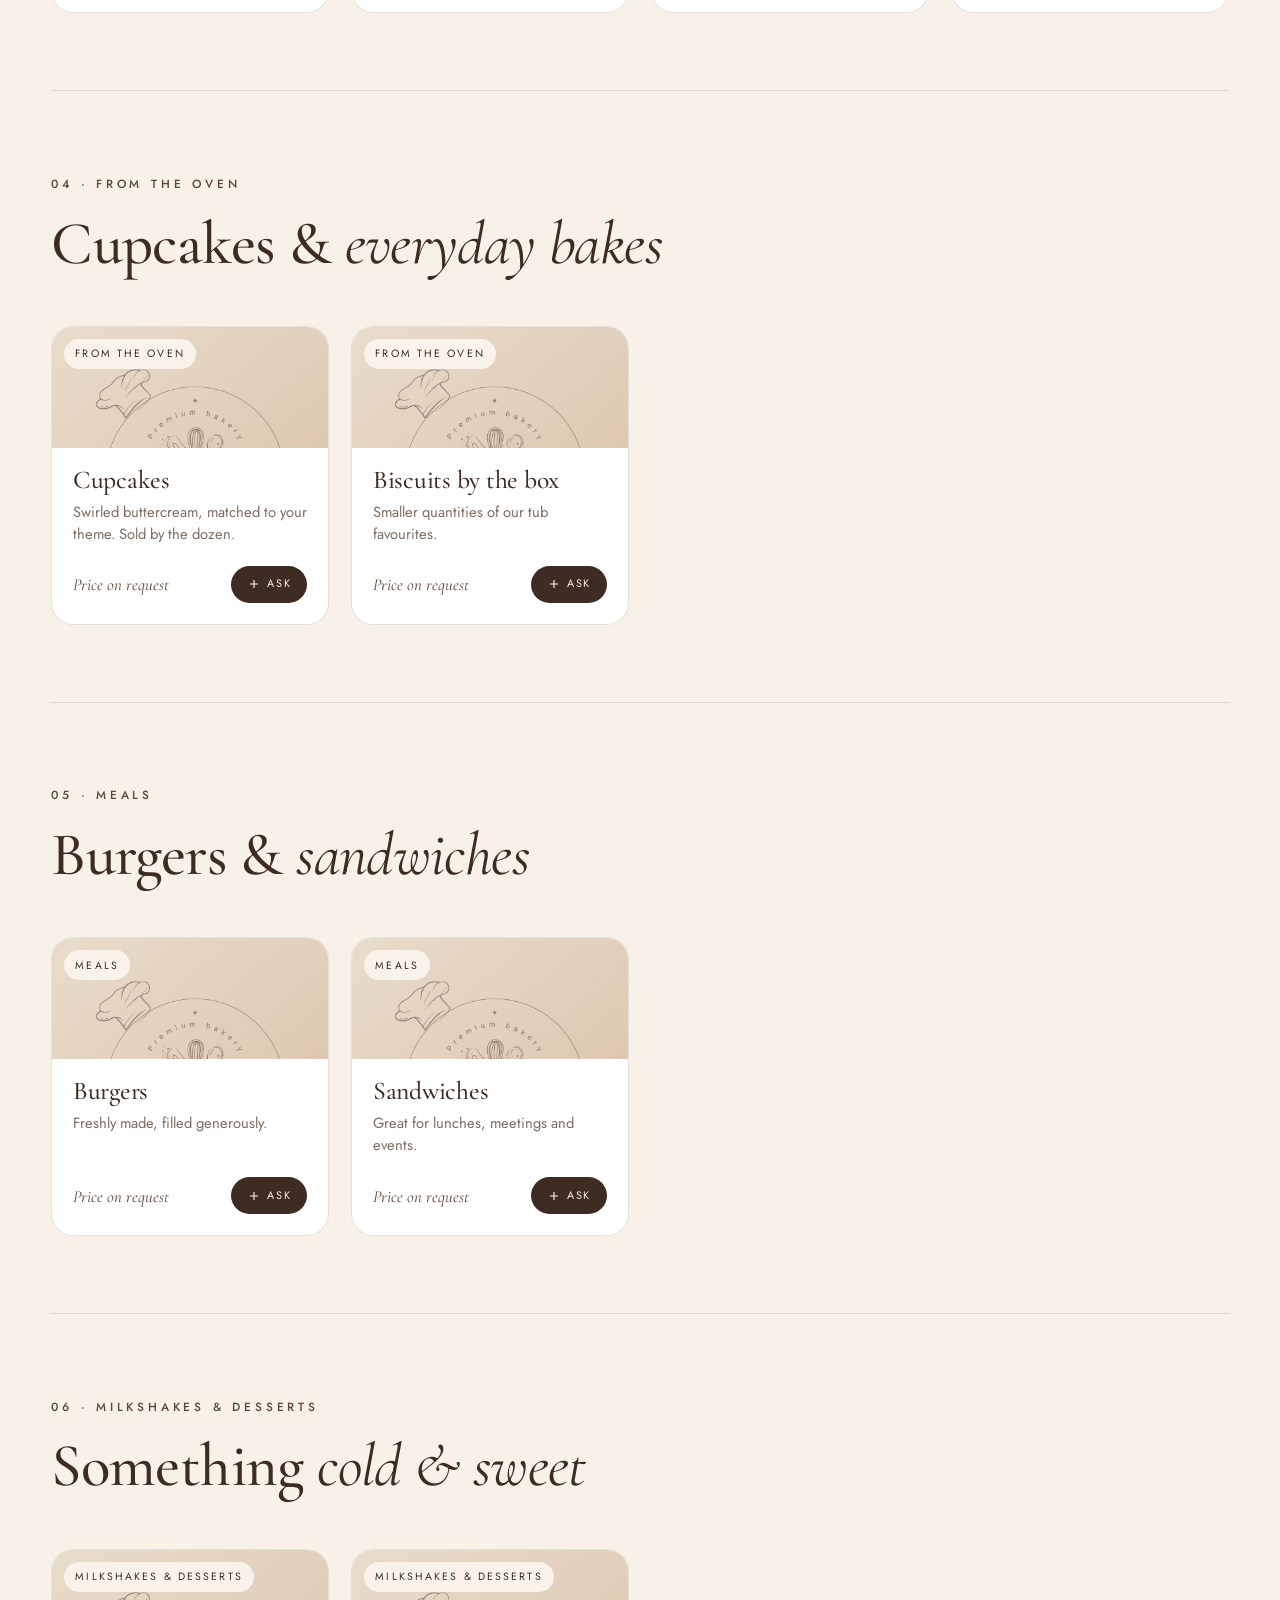
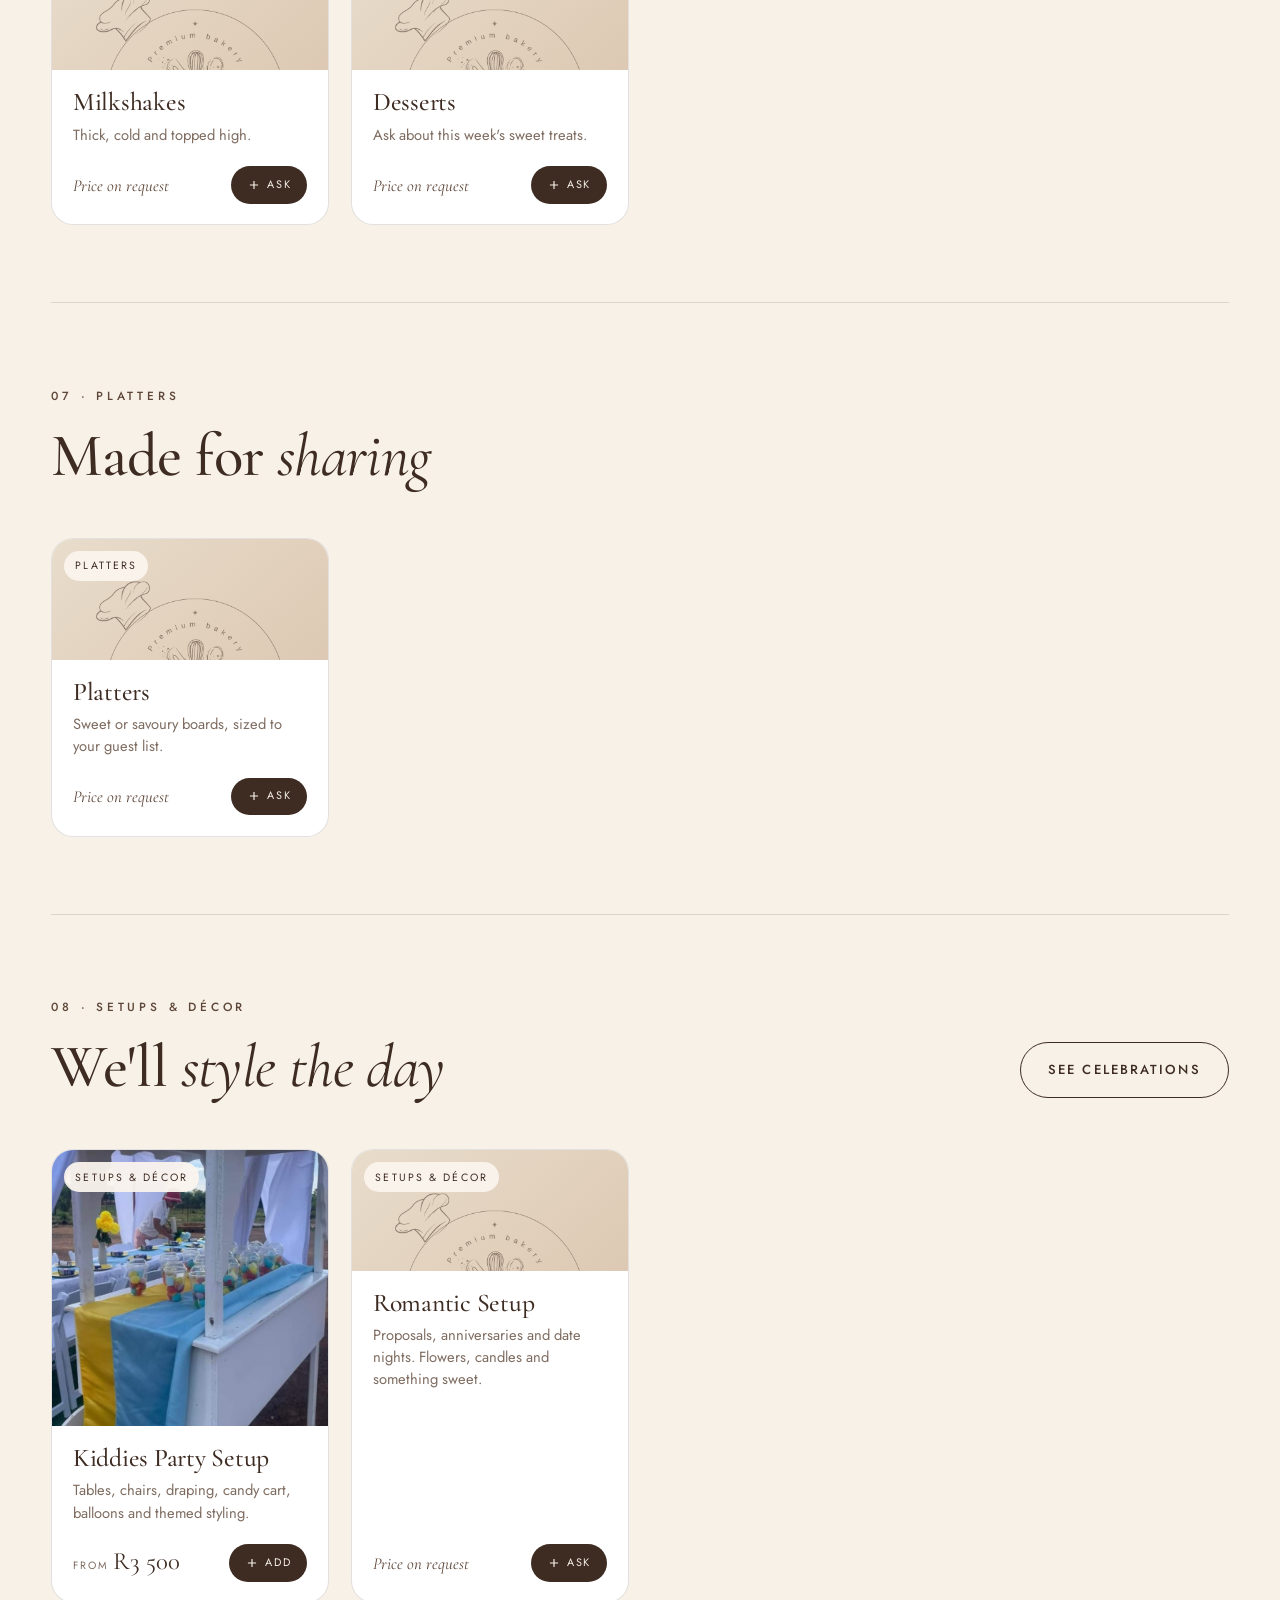
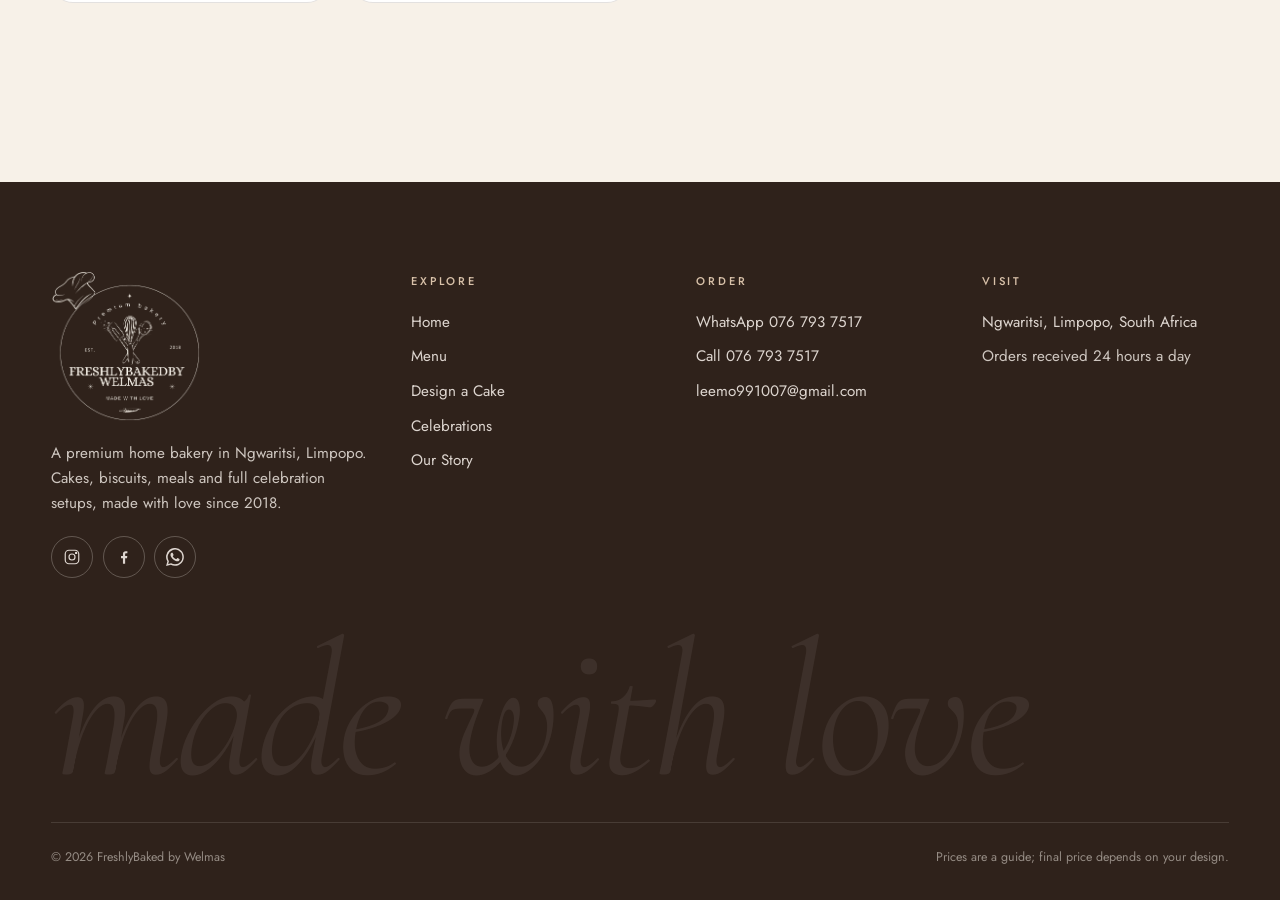
<file: menu.html>
<!doctype html>
<html lang="en-ZA" class="no-js">
<head>
  <meta charset="utf-8">
  <meta name="viewport" content="width=device-width, initial-scale=1">
  <title>Menu & Prices · FreshlyBaked by Welmas</title>
  <meta name="description" content="Cake price list, biscuit and scone tubs, meals, milkshakes, platters and setups from FreshlyBaked by Welmas in Ngwaritsi, Limpopo. Design your own cake and order on WhatsApp.">
  <link rel="canonical" href="https://freshlybakedbywelmas.co.za/menu.html">
  <meta property="og:type" content="website">
  <meta property="og:site_name" content="FreshlyBaked by Welmas">
  <meta property="og:title" content="Menu & Prices · FreshlyBaked by Welmas">
  <meta property="og:description" content="Cake price list, biscuit and scone tubs, meals, milkshakes, platters and setups from FreshlyBaked by Welmas in Ngwaritsi, Limpopo. Design your own cake and order on WhatsApp.">
  <meta property="og:url" content="https://freshlybakedbywelmas.co.za/menu.html">
  <meta property="og:image" content="https://freshlybakedbywelmas.co.za/assets/img/slice-four-layer.jpg">
  <meta name="twitter:card" content="summary_large_image">
  <meta name="theme-color" content="#3e2c23">
  <link rel="icon" type="image/png" href="assets/img/favicon.png">
  <link rel="apple-touch-icon" href="assets/img/apple-touch-icon.png">
  <link rel="stylesheet" href="css/fonts.css">
  <link rel="stylesheet" href="css/styles.css">
</head>
<body data-page="menu">
  <div id="site-header"></div>

  <main>
    <section class="page-hero">
      <div class="wrap">
        <p class="eyebrow">Menu &amp; price list</p>
        <h1>The <em class="accent-text">whole</em> table,<br>made with love</h1>
        <p class="lede">Tap “Add” on anything you'd like and send the whole order to us on WhatsApp in one go. Prices are a guide. Your final price is confirmed once we've agreed on the design.</p>
      </div>
    </section>

    <nav class="menu-nav" aria-label="Menu sections">
      <div class="wrap">
        <ul>
          <li><a href="#cakes">Cakes</a></li>
          <li><a href="#build">Design a cake</a></li>
          <li><a href="#tubs">Biscuits &amp; scones</a></li>
          <li><a href="#bakery">From the oven</a></li>
          <li><a href="#meals">Meals</a></li>
          <li><a href="#sweet">Milkshakes &amp; desserts</a></li>
          <li><a href="#platters">Platters</a></li>
          <li><a href="#setups">Setups &amp; décor</a></li>
        </ul>
      </div>
    </nav>

    <div class="wrap">
      <!-- Cakes -->
      <section class="menu-section" id="cakes">
        <div class="section-head">
          <div>
            <p class="eyebrow">01 · Celebration cakes</p>
            <h2>Cake <em>price list</em></h2>
            <p class="lede">Every cake is finished in buttercream or fresh cream with a standard decoration. Add a sticker or character for a little extra.</p>
          </div>
        </div>
        <div class="split" style="align-items:start">
          <div>
            <table class="price-table">
              <thead><tr><th>Cake</th><th>Serves</th><th class="num">Standard</th><th class="num">With sticker</th></tr></thead>
              <tbody data-cake-table></tbody>
            </table>
          </div>
          <div class="note">
            <p style="margin-top:0"><strong>Premium flavours</strong> carry an extra charge: Red Velvet, Chocolate, Carrot, Marula, Blueberry, Lemon Poppyseed, Black Forest and Biscoff.</p>
            <p style="margin-bottom:0"><strong>Final price depends on the design.</strong> Flowers, glitter, artificial balls, gold leaf, toppers, wafer-paper sheets and other accessories are quoted on request.</p>
          </div>
        </div>
        <h3 style="margin:3.5rem 0 1.5rem">Designs our customers love</h3>
        <div class="grid-cards" data-products="cat:cakes"></div>
      </section>

      <!-- Build -->
      <section class="menu-section" id="build">
        <div class="section-head">
          <div>
            <p class="eyebrow">02 · Design a cake</p>
            <h2>Build it, <em>see the price</em></h2>
            <p class="lede">Pick a size and finish, tell us your flavours and theme, and we'll take it from there.</p>
          </div>
        </div>
        <div class="builder">
          <form class="builder-form" id="cake-builder">
            <fieldset>
              <legend class="field-label">1 · Size &amp; layers</legend>
              <div class="choice-grid" data-sizes></div>
            </fieldset>
            <fieldset>
              <legend class="field-label">2 · Finish</legend>
              <div class="choice-grid">
                <label class="choice"><input type="radio" name="deco" value="standard" checked><span><b>Standard decoration</b><i>Buttercream or fresh cream</i></span></label>
                <label class="choice"><input type="radio" name="deco" value="sticker"><span><b>Sticker / character</b><i>+R50</i></span></label>
              </div>
            </fieldset>
            <div>
              <label class="field-label" for="flavours">3 · Your flavours</label>
              <input class="text-input" id="flavours" name="flavours" placeholder="e.g. Vanilla and strawberry">
            </div>
            <fieldset>
              <legend class="field-label">Premium flavours <span style="text-transform:none;letter-spacing:0">(extra charge)</span></legend>
              <div class="pills" data-premium></div>
            </fieldset>
            <fieldset>
              <legend class="field-label">4 · Finishing touches <span style="text-transform:none;letter-spacing:0">(quoted)</span></legend>
              <div class="pills" data-extras></div>
            </fieldset>
            <div class="split" style="gap:1rem">
              <div>
                <label class="field-label" for="theme">Theme &amp; colours</label>
                <input class="text-input" id="theme" name="theme" placeholder="e.g. Lilac butterflies">
              </div>
              <div>
                <label class="field-label" for="message">Name / writing on cake</label>
                <input class="text-input" id="message" name="message" placeholder="e.g. Happy 1st, Neo">
              </div>
            </div>
          </form>
          <aside class="builder-summary" aria-live="polite">
            <p class="eyebrow">Your cake</p>
            <h3>Guide price</h3>
            <div class="total" data-total></div>
            <ul data-summary></ul>
            <div style="display:grid;gap:.6rem">
              <button class="btn btn-light" type="submit" form="cake-builder">Add to order</button>
              <a class="btn btn-latte" data-builder-wa href="#" target="_blank" rel="noopener">Ask for a quote on WhatsApp</a>
            </div>
            <p class="fine">Have an inspiration photo? Send it to us on WhatsApp after your message.</p>
          </aside>
        </div>
      </section>

      <!-- Tubs -->
      <section class="menu-section" id="tubs">
        <div class="section-head">
          <div>
            <p class="eyebrow">03 · Biscuits &amp; scones</p>
            <h2>Tubs for <em>the whole family</em></h2>
            <p class="lede">Baked in bulk for weddings, funerals, stokvels, school functions and long December visits.</p>
          </div>
        </div>
        <div class="grid-cards" data-products="cat:tubs"></div>
      </section>

      <!-- Bakery -->
      <section class="menu-section" id="bakery">
        <div class="section-head">
          <div>
            <p class="eyebrow">04 · From the oven</p>
            <h2>Cupcakes &amp; <em>everyday bakes</em></h2>
          </div>
        </div>
        <div class="grid-cards" data-products="cat:bakery"></div>
      </section>

      <!-- Meals -->
      <section class="menu-section" id="meals">
        <div class="section-head">
          <div>
            <p class="eyebrow">05 · Meals</p>
            <h2>Burgers &amp; <em>sandwiches</em></h2>
          </div>
        </div>
        <div class="grid-cards" data-products="cat:meals"></div>
      </section>

      <!-- Sweet -->
      <section class="menu-section" id="sweet">
        <div class="section-head">
          <div>
            <p class="eyebrow">06 · Milkshakes &amp; desserts</p>
            <h2>Something <em>cold &amp; sweet</em></h2>
          </div>
        </div>
        <div class="grid-cards" data-products="cat:sweet"></div>
      </section>

      <!-- Platters -->
      <section class="menu-section" id="platters">
        <div class="section-head">
          <div>
            <p class="eyebrow">07 · Platters</p>
            <h2>Made for <em>sharing</em></h2>
          </div>
        </div>
        <div class="grid-cards" data-products="cat:platters"></div>
      </section>

      <!-- Setups -->
      <section class="menu-section" id="setups">
        <div class="section-head">
          <div>
            <p class="eyebrow">08 · Setups &amp; décor</p>
            <h2>We'll <em>style the day</em></h2>
          </div>
          <a class="btn btn-ghost" href="celebrations.html">See celebrations</a>
        </div>
        <div class="grid-cards" data-products="cat:setups"></div>
      </section>
    </div>
  </main>

  <div id="site-footer"></div>
  <script src="js/catalog.js"></script>
  <script src="js/main.js"></script>
</body>
</html>
</file>
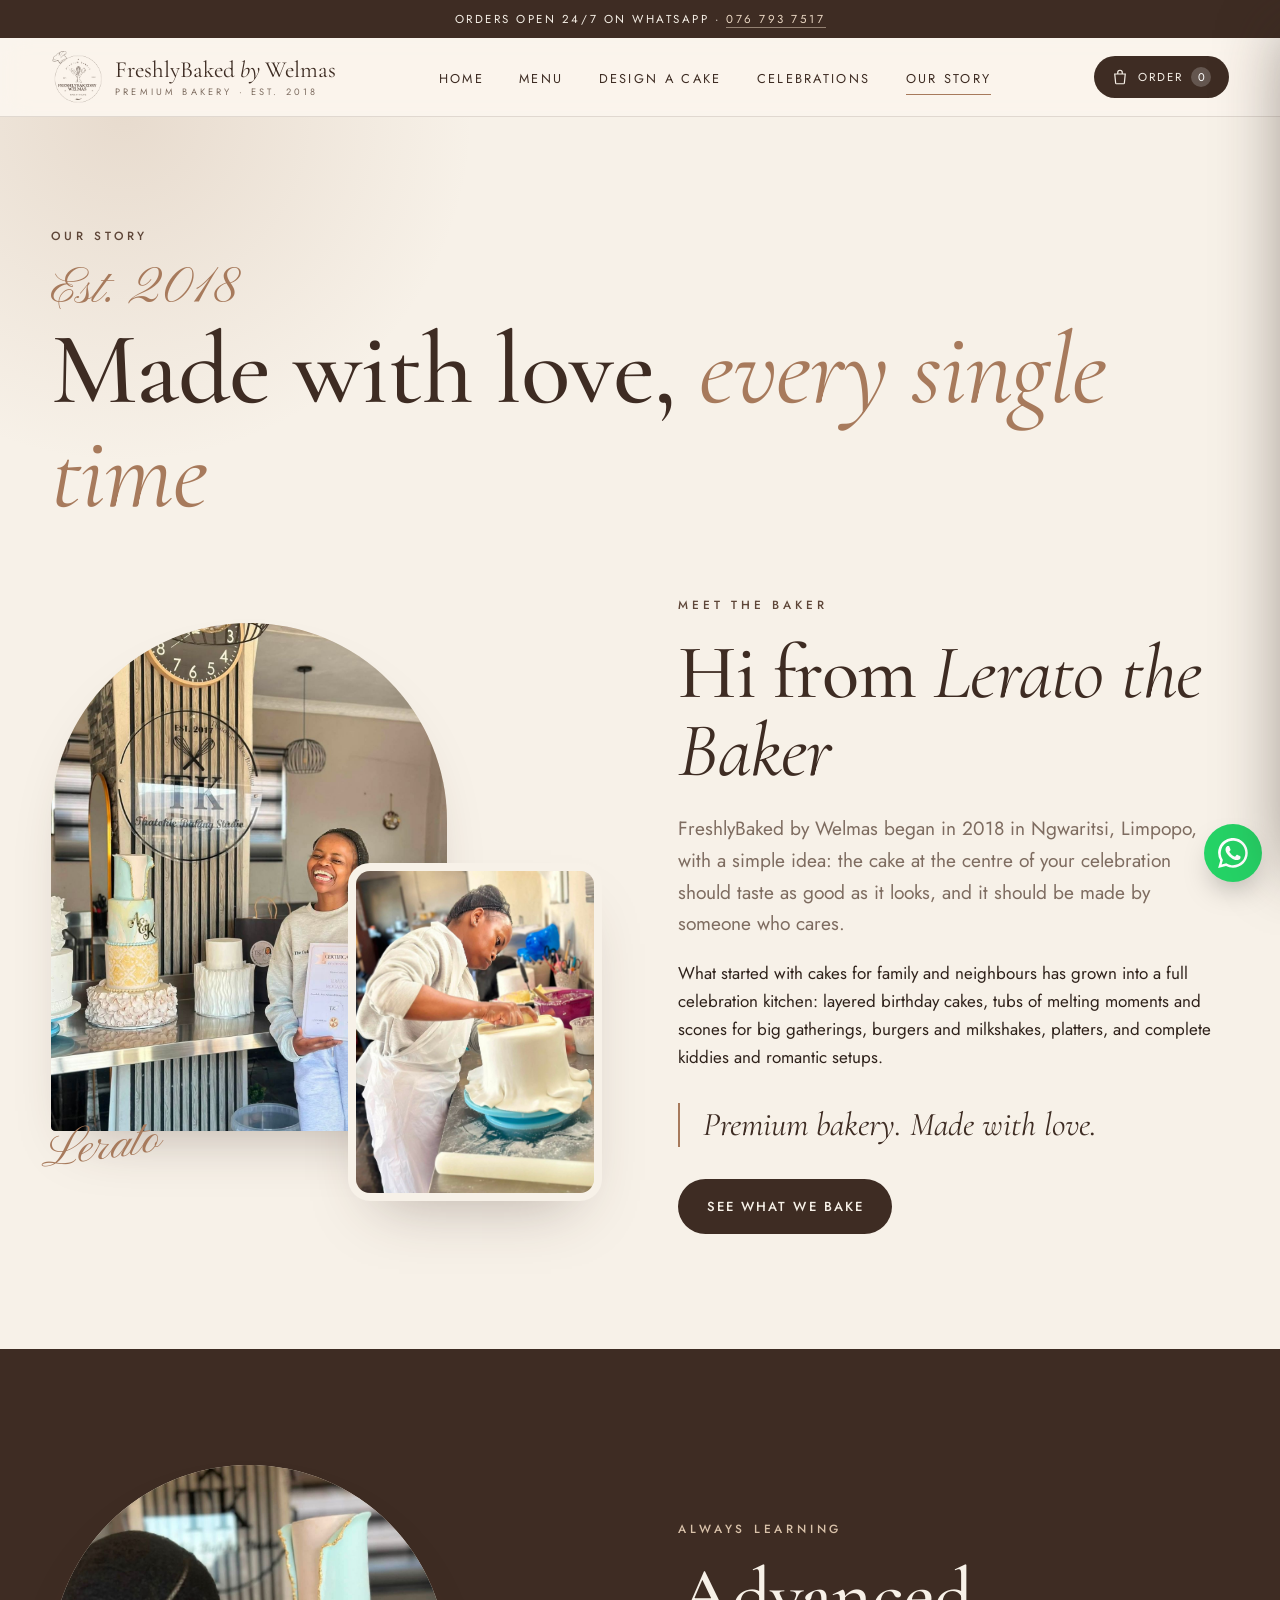
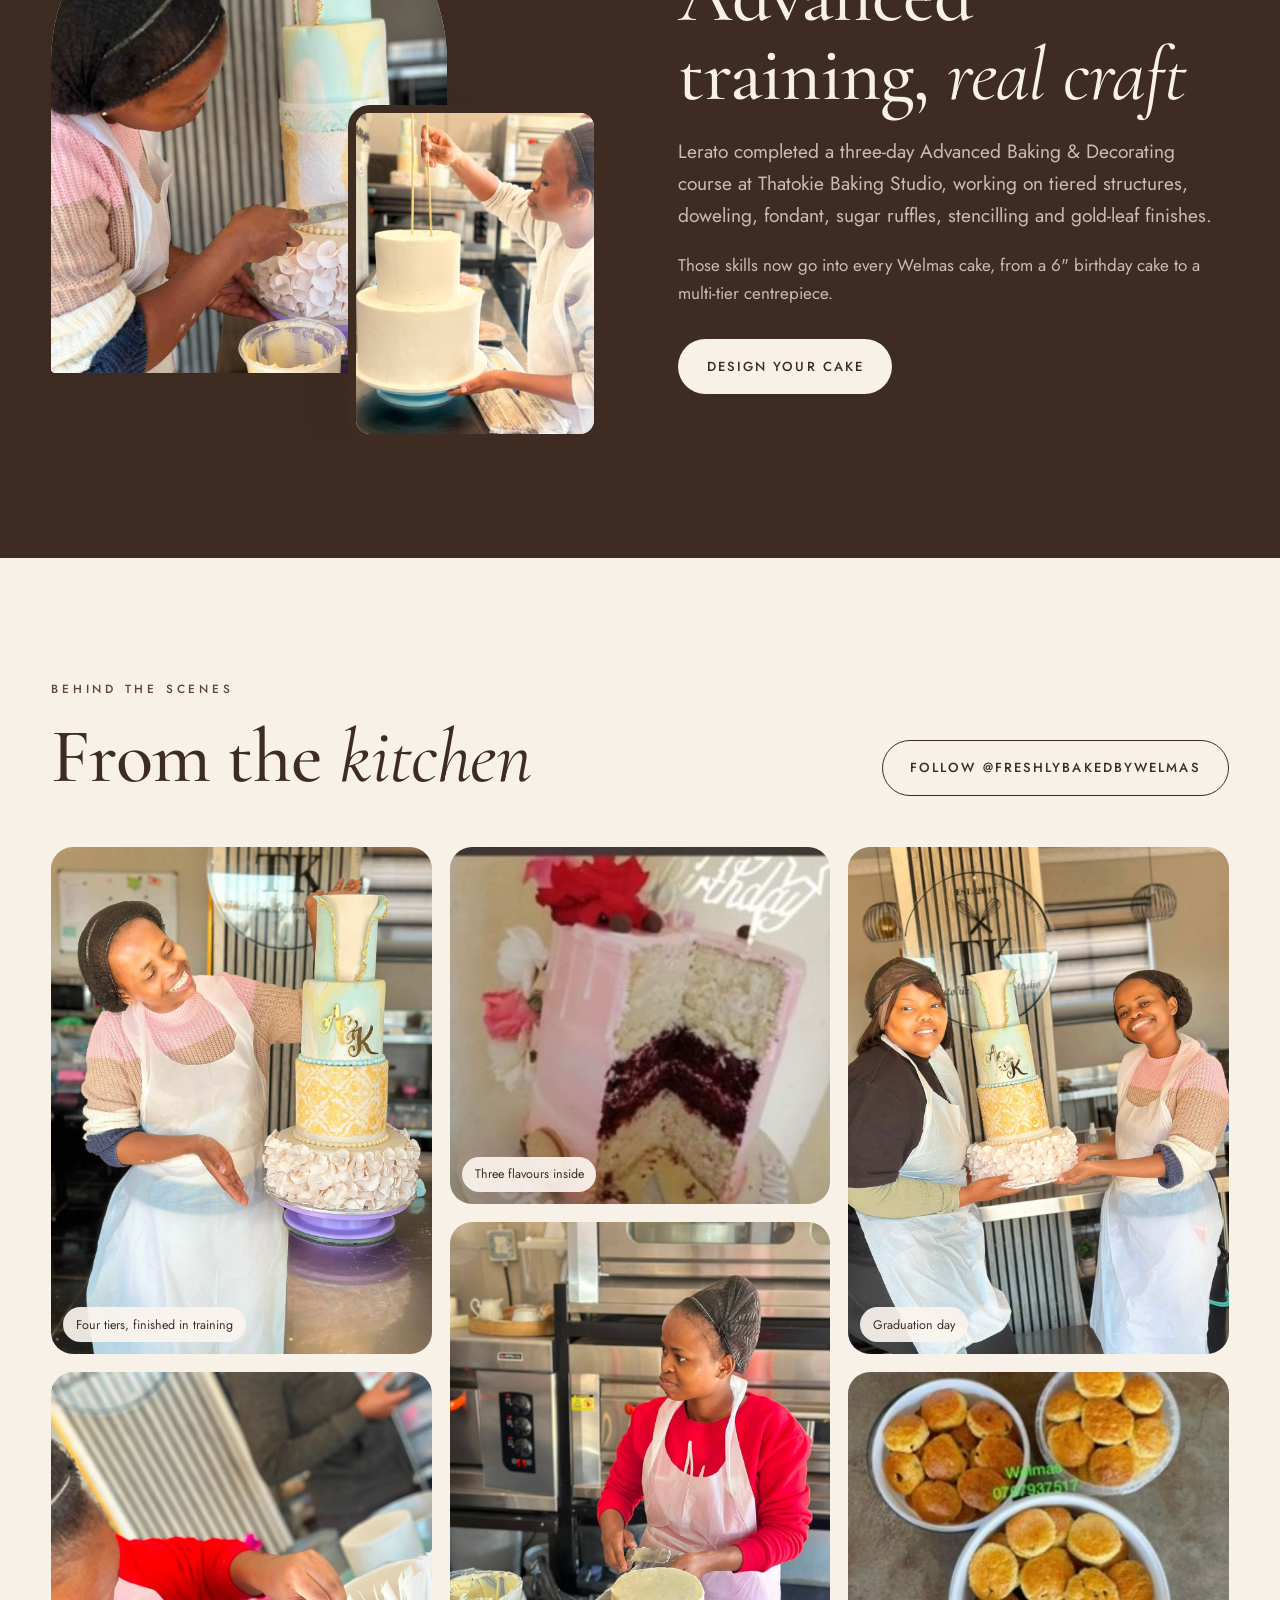
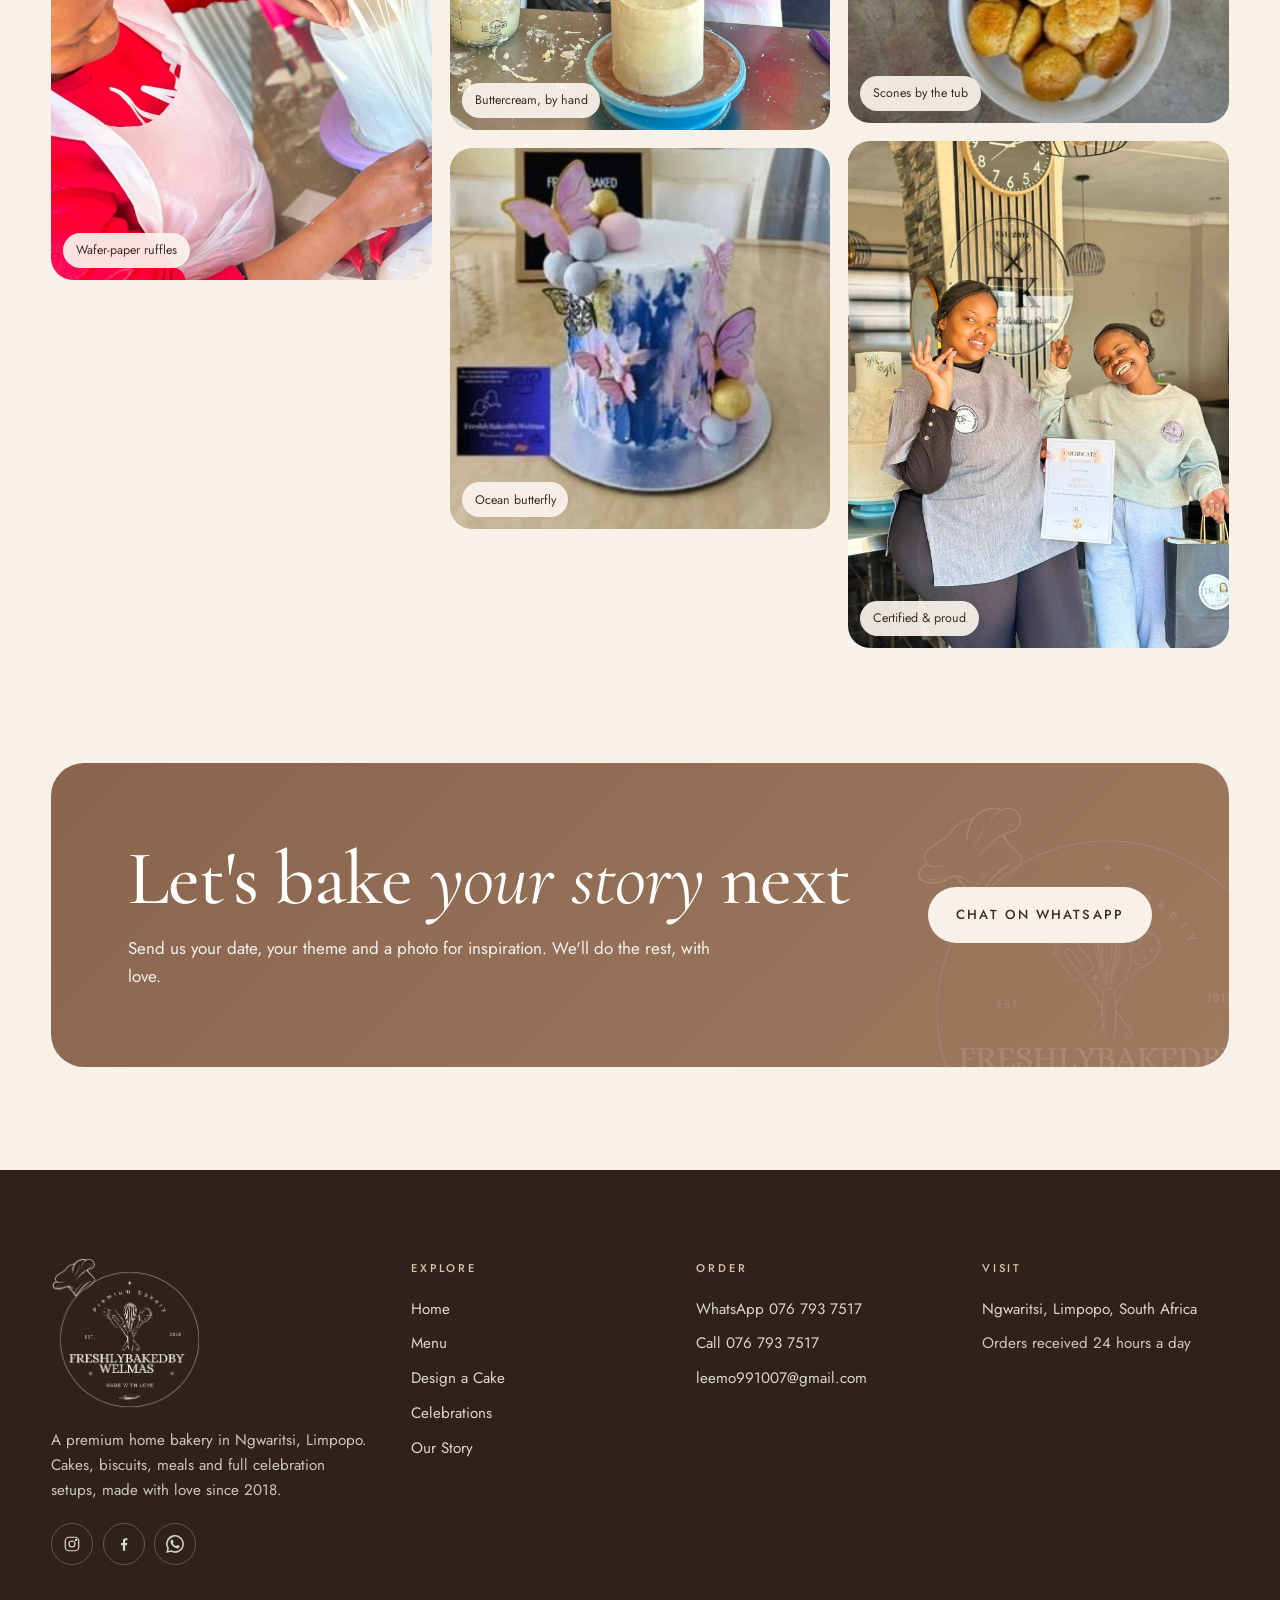
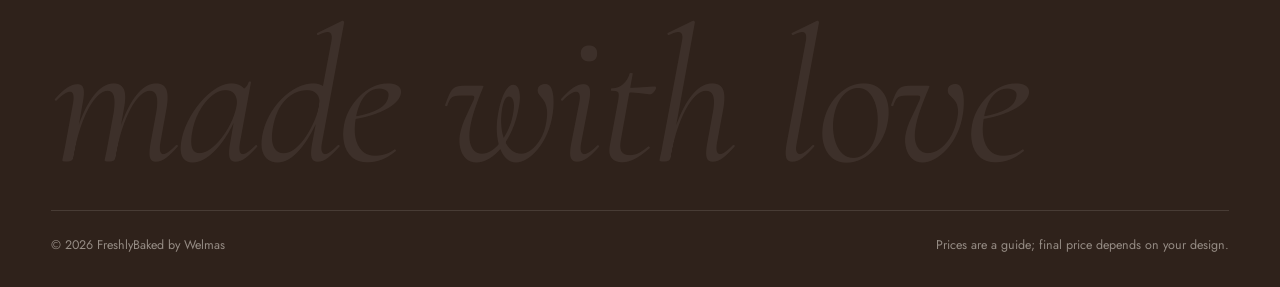
<file: story.html>
<!doctype html>
<html lang="en-ZA" class="no-js">
<head>
  <meta charset="utf-8">
  <meta name="viewport" content="width=device-width, initial-scale=1">
  <title>Our Story · FreshlyBaked by Welmas</title>
  <meta name="description" content="Meet Lerato, the baker behind FreshlyBaked by Welmas, a premium bakery in Ngwaritsi, Limpopo, made with love since 2018.">
  <link rel="canonical" href="https://freshlybakedbywelmas.co.za/story.html">
  <meta property="og:type" content="website">
  <meta property="og:site_name" content="FreshlyBaked by Welmas">
  <meta property="og:title" content="Our Story · FreshlyBaked by Welmas">
  <meta property="og:description" content="Meet Lerato, the baker behind FreshlyBaked by Welmas, a premium bakery in Ngwaritsi, Limpopo, made with love since 2018.">
  <meta property="og:url" content="https://freshlybakedbywelmas.co.za/story.html">
  <meta property="og:image" content="https://freshlybakedbywelmas.co.za/assets/img/baker-certificate.jpg">
  <meta name="twitter:card" content="summary_large_image">
  <meta name="theme-color" content="#3e2c23">
  <link rel="icon" type="image/png" href="assets/img/favicon.png">
  <link rel="apple-touch-icon" href="assets/img/apple-touch-icon.png">
  <link rel="stylesheet" href="css/fonts.css">
  <link rel="stylesheet" href="css/styles.css">
</head>
<body data-page="story">
  <div id="site-header"></div>

  <main>
    <section class="page-hero">
      <div class="wrap">
        <p class="eyebrow">Our story</p>
        <h1><span class="script" style="display:block;font-size:.5em">Est. 2018</span>Made with love, <em class="accent-text">every single time</em></h1>
      </div>
    </section>

    <section class="section" style="padding-top:0">
      <div class="wrap split">
        <div class="collage reveal">
          <figure class="c1"><img src="assets/img/baker-certificate.jpg" alt="Lerato laughing and holding her certificate of attendance for advanced baking and decorating lessons" loading="lazy"></figure>
          <figure class="c2"><img src="assets/img/baker-fondant.jpg" alt="Lerato smoothing white fondant over a tall cake" loading="lazy"></figure>
          <span class="stamp" aria-hidden="true">Lerato</span>
        </div>
        <div class="reveal">
          <p class="eyebrow">Meet the baker</p>
          <h2>Hi from <em>Lerato the Baker</em></h2>
          <p class="lede" style="margin-top:1.4rem">FreshlyBaked by Welmas began in 2018 in Ngwaritsi, Limpopo, with a simple idea: the cake at the centre of your celebration should taste as good as it looks, and it should be made by someone who cares.</p>
          <p>What started with cakes for family and neighbours has grown into a full celebration kitchen: layered birthday cakes, tubs of melting moments and scones for big gatherings, burgers and milkshakes, platters, and complete kiddies and romantic setups.</p>
          <blockquote class="quote-block">Premium bakery. Made with love.</blockquote>
          <a class="btn btn-primary" href="menu.html">See what we bake</a>
        </div>
      </div>
    </section>

    <section class="section section-cocoa">
      <div class="wrap split reverse">
        <div class="reveal">
          <p class="eyebrow">Always learning</p>
          <h2>Advanced training, <em>real craft</em></h2>
          <p class="lede" style="margin-top:1.4rem">Lerato completed a three-day Advanced Baking &amp; Decorating course at Thatokie Baking Studio, working on tiered structures, doweling, fondant, sugar ruffles, stencilling and gold-leaf finishes.</p>
          <p style="color:rgba(251,245,238,.72)">Those skills now go into every Welmas cake, from a 6" birthday cake to a multi-tier centrepiece.</p>
          <div class="btn-row" style="margin-top:2rem"><a class="btn btn-light" href="menu.html#build">Design your cake</a></div>
        </div>
        <div class="collage reveal">
          <figure class="c1"><img src="assets/img/baker-gold-leaf.jpg" alt="Lerato applying gold detail to a four-tier cake with sugar ruffles" loading="lazy"></figure>
          <figure class="c2" style="border-color:var(--cocoa)"><img src="assets/img/baker-doweling.jpg" alt="Lerato placing support dowels in a two-tier cake" loading="lazy"></figure>
        </div>
      </div>
    </section>

    <section class="section">
      <div class="wrap">
        <div class="section-head reveal">
          <div>
            <p class="eyebrow">Behind the scenes</p>
            <h2>From the <em>kitchen</em></h2>
          </div>
          <a class="btn btn-ghost" data-ig href="#">Follow @freshlybakedbywelmas</a>
        </div>
        <div class="gallery">
          <figure class="reveal"><img src="assets/img/wedding-cake-reveal.jpg" alt="Lerato presenting a finished four-tier wedding cake" loading="lazy"><figcaption>Four tiers, finished in training</figcaption></figure>
          <figure class="reveal"><img src="assets/img/baker-ruffles.jpg" alt="Hands arranging wafer-paper ruffles around a white cake" loading="lazy"><figcaption>Wafer-paper ruffles</figcaption></figure>
          <figure class="reveal"><img src="assets/img/slice-red-velvet.jpg" alt="A sliced pink cake revealing red velvet and vanilla layers" loading="lazy"><figcaption>Three flavours inside</figcaption></figure>
          <figure class="reveal"><img src="assets/img/baker-buttercream.jpg" alt="Lerato crumb-coating a tall cake with buttercream" loading="lazy"><figcaption>Buttercream, by hand</figcaption></figure>
          <figure class="reveal"><img src="assets/img/cake-butterfly.jpg" alt="A painted blue cake with lilac butterflies and pearl spheres" loading="lazy"><figcaption>Ocean butterfly</figcaption></figure>
          <figure class="reveal"><img src="assets/img/wedding-cake-duo.jpg" alt="Lerato and her instructor holding the finished wedding cake" loading="lazy"><figcaption>Graduation day</figcaption></figure>
          <figure class="reveal"><img src="assets/img/scones.jpg" alt="Bowls of golden scones" loading="lazy"><figcaption>Scones by the tub</figcaption></figure>
          <figure class="reveal"><img src="assets/img/baker-certificate-duo.jpg" alt="Lerato and her instructor holding the certificate of attendance" loading="lazy"><figcaption>Certified &amp; proud</figcaption></figure>
        </div>
      </div>
    </section>

    <section class="wrap">
      <div class="cta-band reveal">
        <div>
          <h2>Let's bake <em>your story</em> next</h2>
          <p>Send us your date, your theme and a photo for inspiration. We'll do the rest, with love.</p>
        </div>
        <div class="btn-row">
          <a class="btn btn-light" data-wa="Hi Welmas! I'd love to order something special." href="#">Chat on WhatsApp</a>
        </div>
      </div>
    </section>
  </main>

  <div id="site-footer"></div>
  <script src="js/catalog.js"></script>
  <script src="js/main.js"></script>
</body>
</html>
</file>
<file: css/fonts.css>
/* Self-hosted Google Fonts (SIL Open Font License): Cormorant Garamond, Jost, Pinyon Script */
@font-face { font-family: 'Cormorant Garamond'; font-style: italic; font-weight: 400; font-display: swap; src: url('../assets/fonts/cormorant-garamond-400-italic-latin-ext.woff2') format('woff2'); unicode-range: U+0100-02BA, U+02BD-02C5, U+02C7-02CC, U+02CE-02D7, U+02DD-02FF, U+0304, U+0308, U+0329, U+1D00-1DBF, U+1E00-1E9F, U+1EF2-1EFF, U+2020, U+20A0-20AB, U+20AD-20C0, U+2113, U+2C60-2C7F, U+A720-A7FF; }
@font-face { font-family: 'Cormorant Garamond'; font-style: italic; font-weight: 400; font-display: swap; src: url('../assets/fonts/cormorant-garamond-400-italic-latin.woff2') format('woff2'); unicode-range: U+0000-00FF, U+0131, U+0152-0153, U+02BB-02BC, U+02C6, U+02DA, U+02DC, U+0304, U+0308, U+0329, U+2000-206F, U+20AC, U+2122, U+2191, U+2193, U+2212, U+2215, U+FEFF, U+FFFD; }
@font-face { font-family: 'Cormorant Garamond'; font-style: italic; font-weight: 500; font-display: swap; src: url('../assets/fonts/cormorant-garamond-500-italic-latin-ext.woff2') format('woff2'); unicode-range: U+0100-02BA, U+02BD-02C5, U+02C7-02CC, U+02CE-02D7, U+02DD-02FF, U+0304, U+0308, U+0329, U+1D00-1DBF, U+1E00-1E9F, U+1EF2-1EFF, U+2020, U+20A0-20AB, U+20AD-20C0, U+2113, U+2C60-2C7F, U+A720-A7FF; }
@font-face { font-family: 'Cormorant Garamond'; font-style: italic; font-weight: 500; font-display: swap; src: url('../assets/fonts/cormorant-garamond-500-italic-latin.woff2') format('woff2'); unicode-range: U+0000-00FF, U+0131, U+0152-0153, U+02BB-02BC, U+02C6, U+02DA, U+02DC, U+0304, U+0308, U+0329, U+2000-206F, U+20AC, U+2122, U+2191, U+2193, U+2212, U+2215, U+FEFF, U+FFFD; }
@font-face { font-family: 'Cormorant Garamond'; font-style: normal; font-weight: 400; font-display: swap; src: url('../assets/fonts/cormorant-garamond-400-latin-ext.woff2') format('woff2'); unicode-range: U+0100-02BA, U+02BD-02C5, U+02C7-02CC, U+02CE-02D7, U+02DD-02FF, U+0304, U+0308, U+0329, U+1D00-1DBF, U+1E00-1E9F, U+1EF2-1EFF, U+2020, U+20A0-20AB, U+20AD-20C0, U+2113, U+2C60-2C7F, U+A720-A7FF; }
@font-face { font-family: 'Cormorant Garamond'; font-style: normal; font-weight: 400; font-display: swap; src: url('../assets/fonts/cormorant-garamond-400-latin.woff2') format('woff2'); unicode-range: U+0000-00FF, U+0131, U+0152-0153, U+02BB-02BC, U+02C6, U+02DA, U+02DC, U+0304, U+0308, U+0329, U+2000-206F, U+20AC, U+2122, U+2191, U+2193, U+2212, U+2215, U+FEFF, U+FFFD; }
@font-face { font-family: 'Cormorant Garamond'; font-style: normal; font-weight: 500; font-display: swap; src: url('../assets/fonts/cormorant-garamond-500-latin-ext.woff2') format('woff2'); unicode-range: U+0100-02BA, U+02BD-02C5, U+02C7-02CC, U+02CE-02D7, U+02DD-02FF, U+0304, U+0308, U+0329, U+1D00-1DBF, U+1E00-1E9F, U+1EF2-1EFF, U+2020, U+20A0-20AB, U+20AD-20C0, U+2113, U+2C60-2C7F, U+A720-A7FF; }
@font-face { font-family: 'Cormorant Garamond'; font-style: normal; font-weight: 500; font-display: swap; src: url('../assets/fonts/cormorant-garamond-500-latin.woff2') format('woff2'); unicode-range: U+0000-00FF, U+0131, U+0152-0153, U+02BB-02BC, U+02C6, U+02DA, U+02DC, U+0304, U+0308, U+0329, U+2000-206F, U+20AC, U+2122, U+2191, U+2193, U+2212, U+2215, U+FEFF, U+FFFD; }
@font-face { font-family: 'Jost'; font-style: normal; font-weight: 300; font-display: swap; src: url('../assets/fonts/jost-300-latin-ext.woff2') format('woff2'); unicode-range: U+0100-02BA, U+02BD-02C5, U+02C7-02CC, U+02CE-02D7, U+02DD-02FF, U+0304, U+0308, U+0329, U+1D00-1DBF, U+1E00-1E9F, U+1EF2-1EFF, U+2020, U+20A0-20AB, U+20AD-20C0, U+2113, U+2C60-2C7F, U+A720-A7FF; }
@font-face { font-family: 'Jost'; font-style: normal; font-weight: 300; font-display: swap; src: url('../assets/fonts/jost-300-latin.woff2') format('woff2'); unicode-range: U+0000-00FF, U+0131, U+0152-0153, U+02BB-02BC, U+02C6, U+02DA, U+02DC, U+0304, U+0308, U+0329, U+2000-206F, U+20AC, U+2122, U+2191, U+2193, U+2212, U+2215, U+FEFF, U+FFFD; }
@font-face { font-family: 'Jost'; font-style: normal; font-weight: 400; font-display: swap; src: url('../assets/fonts/jost-400-latin-ext.woff2') format('woff2'); unicode-range: U+0100-02BA, U+02BD-02C5, U+02C7-02CC, U+02CE-02D7, U+02DD-02FF, U+0304, U+0308, U+0329, U+1D00-1DBF, U+1E00-1E9F, U+1EF2-1EFF, U+2020, U+20A0-20AB, U+20AD-20C0, U+2113, U+2C60-2C7F, U+A720-A7FF; }
@font-face { font-family: 'Jost'; font-style: normal; font-weight: 400; font-display: swap; src: url('../assets/fonts/jost-400-latin.woff2') format('woff2'); unicode-range: U+0000-00FF, U+0131, U+0152-0153, U+02BB-02BC, U+02C6, U+02DA, U+02DC, U+0304, U+0308, U+0329, U+2000-206F, U+20AC, U+2122, U+2191, U+2193, U+2212, U+2215, U+FEFF, U+FFFD; }
@font-face { font-family: 'Jost'; font-style: normal; font-weight: 500; font-display: swap; src: url('../assets/fonts/jost-500-latin-ext.woff2') format('woff2'); unicode-range: U+0100-02BA, U+02BD-02C5, U+02C7-02CC, U+02CE-02D7, U+02DD-02FF, U+0304, U+0308, U+0329, U+1D00-1DBF, U+1E00-1E9F, U+1EF2-1EFF, U+2020, U+20A0-20AB, U+20AD-20C0, U+2113, U+2C60-2C7F, U+A720-A7FF; }
@font-face { font-family: 'Jost'; font-style: normal; font-weight: 500; font-display: swap; src: url('../assets/fonts/jost-500-latin.woff2') format('woff2'); unicode-range: U+0000-00FF, U+0131, U+0152-0153, U+02BB-02BC, U+02C6, U+02DA, U+02DC, U+0304, U+0308, U+0329, U+2000-206F, U+20AC, U+2122, U+2191, U+2193, U+2212, U+2215, U+FEFF, U+FFFD; }
@font-face { font-family: 'Pinyon Script'; font-style: normal; font-weight: 400; font-display: swap; src: url('../assets/fonts/pinyon-script-400-latin-ext.woff2') format('woff2'); unicode-range: U+0100-02BA, U+02BD-02C5, U+02C7-02CC, U+02CE-02D7, U+02DD-02FF, U+0304, U+0308, U+0329, U+1D00-1DBF, U+1E00-1E9F, U+1EF2-1EFF, U+2020, U+20A0-20AB, U+20AD-20C0, U+2113, U+2C60-2C7F, U+A720-A7FF; }
@font-face { font-family: 'Pinyon Script'; font-style: normal; font-weight: 400; font-display: swap; src: url('../assets/fonts/pinyon-script-400-latin.woff2') format('woff2'); unicode-range: U+0000-00FF, U+0131, U+0152-0153, U+02BB-02BC, U+02C6, U+02DA, U+02DC, U+0304, U+0308, U+0329, U+2000-206F, U+20AC, U+2122, U+2191, U+2193, U+2212, U+2215, U+FEFF, U+FFFD; }
</file>
<file: css/styles.css>
/* ==========================================================
   FreshlyBaked by Welmas
   Linen, oat and cocoa, with a caramel accent. Warm, soft and bakery-natural.
   ========================================================== */

:root {
  --cream: #f7f1e8;
  --cream-2: #efe6d8;
  --blush: #e8dccb;
  --rose: #c99f8e;
  --cocoa: #3e2c23;
  --cocoa-2: #5e4638;
  --ink: #2f221b;
  --muted: #7e6c60;
  --accent: #a77a5c;
  --gold: #b8955f;
  --line: rgba(62, 44, 35, 0.14);
  --latte: linear-gradient(135deg, #8a654d 0%, #9e7a61 100%);

  --font-display: "Cormorant Garamond", "Times New Roman", serif;
  --font-script: "Pinyon Script", "Brush Script MT", cursive;
  --font-body: "Jost", "Helvetica Neue", Arial, sans-serif;

  --radius: 22px;
  --arch: 999px 999px 22px 22px;
  --shadow: 0 30px 60px -30px rgba(62, 44, 35, 0.35);
  --gutter: clamp(16px, 4vw, 56px);
  --max: 1280px;
}

*, *::before, *::after { box-sizing: border-box; }
html { scroll-behavior: smooth; -webkit-text-size-adjust: 100%; }
body {
  margin: 0;
  background: var(--cream);
  color: var(--ink);
  font-family: var(--font-body);
  font-weight: 400;
  font-size: 17px;
  line-height: 1.65;
  overflow-x: hidden;
}
img { max-width: 100%; display: block; }
a { color: inherit; }
button { font: inherit; color: inherit; cursor: pointer; }
:focus-visible { outline: 2px solid var(--accent); outline-offset: 3px; border-radius: 6px; }

.wrap { width: 100%; max-width: var(--max); margin: 0 auto; padding: 0 var(--gutter); }
.sr-only { position: absolute; width: 1px; height: 1px; overflow: hidden; clip: rect(0 0 0 0); white-space: nowrap; }

/* ---------- Type ---------- */
h1, h2, h3 { font-family: var(--font-display); font-weight: 500; line-height: 1.02; margin: 0; color: var(--cocoa); letter-spacing: -0.01em; }
h1 { font-size: clamp(3.5rem, 8.4vw, 7.6rem); }
h2 { font-size: clamp(2.4rem, 6vw, 5rem); }
h3 { font-size: clamp(1.5rem, 2.4vw, 2rem); }
h1 em, h2 em, h3 em { font-style: italic; font-weight: 400; }
.script { font-family: var(--font-script); font-weight: 400; color: var(--accent); letter-spacing: 0; }
.eyebrow {
  font-size: 0.74rem; font-weight: 500; letter-spacing: 0.32em; text-transform: uppercase;
  color: var(--cocoa-2); display: inline-flex; align-items: center; gap: 0.8em; margin: 0 0 1.2rem;
}
.lede { font-size: clamp(1.05rem, 1.5vw, 1.25rem); color: var(--muted); max-width: 34em; }
.accent-text { color: var(--accent); }

/* ---------- Buttons ---------- */
.btn {
  display: inline-flex; align-items: center; justify-content: center; gap: 0.6em;
  padding: 1rem 1.7rem; border-radius: 999px; border: 1px solid transparent;
  font-size: 0.82rem; font-weight: 500; letter-spacing: 0.16em; text-transform: uppercase;
  text-decoration: none; transition: transform .25s ease, box-shadow .25s ease, background .25s ease, color .25s ease;
  white-space: nowrap;
}
.btn svg { width: 18px; height: 18px; flex: none; }
.btn-primary { background: var(--cocoa); color: var(--cream); }
.btn-primary:hover { background: var(--cocoa-2); transform: translateY(-2px); box-shadow: var(--shadow); }
.btn-latte { background: var(--latte); color: #fff; box-shadow: 0 18px 40px -18px rgba(120, 88, 64, .8); }
.btn-latte:hover { transform: translateY(-2px); box-shadow: 0 24px 48px -18px rgba(120, 88, 64, .95); }
.btn-ghost { border-color: var(--cocoa); color: var(--cocoa); background: transparent; }
.btn-ghost:hover { background: var(--cocoa); color: var(--cream); }
.btn-light { background: var(--cream); color: var(--cocoa); }
.btn-light:hover { transform: translateY(-2px); }
.btn-sm { padding: 0.7rem 1.1rem; font-size: 0.72rem; }
.btn-row { display: flex; flex-wrap: wrap; gap: 0.8rem; }

/* ---------- Announcement + header ---------- */
.ribbon {
  background: var(--cocoa); color: var(--cream); text-align: center;
  font-size: 0.72rem; letter-spacing: 0.22em; text-transform: uppercase; padding: 0.6rem var(--gutter);
}
.ribbon a { color: #ead7c3; text-decoration: none; border-bottom: 1px solid rgba(234, 215, 195, .5); }

.site-header {
  position: sticky; top: 0; z-index: 50;
  background: rgba(251, 245, 238, 0.86);
  backdrop-filter: saturate(160%) blur(14px); -webkit-backdrop-filter: saturate(160%) blur(14px);
  border-bottom: 1px solid var(--line);
}
.nav { display: flex; align-items: center; justify-content: space-between; gap: 1rem; height: 78px; }
.brand { display: flex; align-items: center; gap: 0.75rem; text-decoration: none; min-width: 0; }
.brand img { width: 52px; height: 52px; object-fit: contain; flex: none; }
.brand-name { font-family: var(--font-display); font-size: 1.45rem; line-height: 1; color: var(--cocoa); white-space: nowrap; }
.brand-name small { display: block; font-family: var(--font-body); font-size: 0.58rem; letter-spacing: 0.34em; text-transform: uppercase; color: var(--muted); margin-top: 0.3rem; }
.nav-links { display: flex; align-items: center; gap: 2.2rem; list-style: none; margin: 0; padding: 0; }
.nav-links a { text-decoration: none; font-size: 0.8rem; letter-spacing: 0.18em; text-transform: uppercase; color: var(--cocoa); position: relative; padding: 0.4rem 0; }
.nav-links a::after { content: ""; position: absolute; left: 0; right: 100%; bottom: 0; height: 1px; background: var(--accent); transition: right .3s ease; }
.nav-links a:hover::after, .nav-links a[aria-current="page"]::after { right: 0; }
.nav-actions { display: flex; align-items: center; gap: 0.6rem; }
.basket-btn {
  position: relative; display: inline-flex; align-items: center; gap: 0.55rem;
  background: var(--cocoa); color: var(--cream); border: 0; border-radius: 999px; padding: 0.7rem 1.1rem;
  font-size: 0.72rem; letter-spacing: 0.16em; text-transform: uppercase;
}
.basket-btn svg { width: 18px; height: 18px; }
.basket-count {
  min-width: 20px; height: 20px; border-radius: 999px; background: var(--accent); color: #fff;
  font-size: 0.7rem; letter-spacing: 0; display: inline-grid; place-items: center; padding: 0 5px;
}
.basket-count[data-empty="true"] { background: rgba(255, 255, 255, .2); }
.menu-toggle { display: none; background: none; border: 1px solid var(--line); border-radius: 999px; width: 44px; height: 44px; place-items: center; }
.menu-toggle svg { width: 20px; height: 20px; }

@media (max-width: 960px) {
  .menu-toggle { display: inline-grid; }
  .nav-links {
    position: fixed; inset: 78px 0 auto 0; flex-direction: column; align-items: stretch; gap: 0;
    background: var(--cream); border-bottom: 1px solid var(--line); padding: 0.5rem var(--gutter) 1.5rem;
    transform: translateY(-8px); opacity: 0; pointer-events: none; transition: opacity .25s ease, transform .25s ease;
  }
  .nav-links.open { transform: none; opacity: 1; pointer-events: auto; }
  .nav-links a { display: block; padding: 1rem 0; font-size: 0.9rem; border-bottom: 1px solid var(--line); }
  .nav-links a::after { display: none; }
}
@media (max-width: 520px) {
  .brand-name { font-size: 1.15rem; }
  .brand-name small { display: none; }
  .brand img { width: 42px; height: 42px; }
  .basket-btn .label { display: none; }
}

/* ---------- Hero ---------- */
.hero { position: relative; padding: clamp(2.5rem, 6vw, 5rem) 0 clamp(3rem, 7vw, 6rem); overflow: hidden; }
.hero::before {
  content: ""; position: absolute; width: 70vw; height: 70vw; max-width: 900px; max-height: 900px;
  right: -18vw; top: -22vw; border-radius: 50%;
  background: radial-gradient(circle, rgba(176, 141, 113, .26), rgba(176, 141, 113, 0) 65%);
  pointer-events: none;
}
.hero-grid { position: relative; display: grid; grid-template-columns: minmax(0, 1.15fr) minmax(0, 0.85fr); gap: clamp(2rem, 5vw, 5rem); align-items: center; }
.hero h1 .script { display: block; font-size: 0.6em; line-height: 1.1; margin-bottom: 0.08em; }
.hero h1 .line2 { display: block; padding-left: clamp(0px, 4vw, 72px); }
.hero .lede { margin: 1.8rem 0 2.2rem; }
.hero-meta { display: flex; flex-wrap: wrap; gap: 0.6rem 1.6rem; margin-top: 2.4rem; font-size: 0.78rem; letter-spacing: 0.2em; text-transform: uppercase; color: var(--muted); }
.hero-meta span { display: inline-flex; align-items: center; gap: 0.5rem; }
.hero-meta span::before { content: ""; width: 5px; height: 5px; border-radius: 50%; background: var(--gold); }

.hero-art { position: relative; aspect-ratio: 4 / 5.2; }
.hero-art .arch {
  position: absolute; inset: 0 8% 0 0; border-radius: var(--arch); overflow: hidden; box-shadow: var(--shadow);
  background: var(--blush);
}
.hero-art .arch img { width: 100%; height: 100%; object-fit: cover; object-position: 50% 30%; }
.hero-art .badge {
  position: absolute; right: 0; top: 10%; width: clamp(110px, 13vw, 150px); aspect-ratio: 1;
  border-radius: 50%; background: var(--cream); display: grid; place-items: center; box-shadow: var(--shadow);
}
.hero-art .badge img { width: 86%; animation: spin 40s linear infinite; }
.hero-art .chip {
  position: absolute; left: -8%; bottom: 9%; background: #fff; border-radius: 18px; padding: 0.9rem 1.1rem;
  box-shadow: var(--shadow); display: flex; gap: 0.8rem; align-items: center; max-width: 250px;
}
.hero-art .chip img { width: 56px; height: 56px; border-radius: 12px; object-fit: cover; }
.hero-art .chip strong { display: block; font-family: var(--font-display); font-size: 1.15rem; color: var(--cocoa); line-height: 1.1; }
.hero-art .chip span { font-size: 0.78rem; color: var(--muted); }
@keyframes spin { to { transform: rotate(360deg); } }

@media (max-width: 900px) {
  .hero-grid { grid-template-columns: 1fr; }
  .hero-art { max-width: 460px; width: 100%; margin: 0 auto; }
  .hero-art .chip { left: 0; }
}

/* ---------- Marquee ---------- */
.marquee { background: var(--latte); color: #fff; overflow: hidden; padding: 1.1rem 0; }
.marquee-track { display: flex; width: max-content; animation: marquee 38s linear infinite; }
.marquee-track span { font-family: var(--font-display); font-style: italic; font-size: clamp(1.4rem, 3vw, 2.2rem); padding: 0 1.4rem; white-space: nowrap; display: inline-flex; align-items: center; gap: 2.8rem; }
.marquee-track span::after { content: ""; width: 6px; height: 6px; border-radius: 50%; background: rgba(255, 255, 255, .7); }
@keyframes marquee { to { transform: translateX(-50%); } }
@media (prefers-reduced-motion: reduce) {
  .marquee-track, .hero-art .badge img { animation: none; }
  html { scroll-behavior: auto; }
}

/* ---------- Sections ---------- */
.section { padding: clamp(4rem, 9vw, 8rem) 0; }
.section-tint { background: var(--cream-2); }
.section-cocoa { background: var(--cocoa); color: var(--cream); }
.section-cocoa h2, .section-cocoa h3 { color: var(--cream); }
.section-cocoa .eyebrow { color: #d9c2aa; }
.section-cocoa .lede { color: rgba(251, 245, 238, .72); }
.section-head { display: flex; justify-content: space-between; align-items: end; gap: 2rem; flex-wrap: wrap; margin-bottom: clamp(2rem, 4vw, 3.5rem); }
.section-head .lede { margin: 1rem 0 0; }

/* ---------- Stats ---------- */
.stats { display: grid; grid-template-columns: repeat(4, 1fr); border-top: 1px solid var(--line); border-bottom: 1px solid var(--line); }
.stat { padding: 2.2rem 1.2rem; text-align: center; border-right: 1px solid var(--line); }
.stat:last-child { border-right: 0; }
.stat b { display: block; font-family: var(--font-display); font-weight: 500; font-size: clamp(2.4rem, 5vw, 4rem); line-height: 1; color: var(--cocoa); }
.stat span { font-size: 0.72rem; letter-spacing: 0.22em; text-transform: uppercase; color: var(--muted); }
@media (max-width: 720px) {
  .stats { grid-template-columns: 1fr 1fr; }
  .stat:nth-child(2) { border-right: 0; }
  .stat:nth-child(-n+2) { border-bottom: 1px solid var(--line); }
}

/* ---------- Category tiles ---------- */
.tiles { display: grid; grid-template-columns: repeat(12, 1fr); gap: clamp(12px, 1.6vw, 22px); }
.tile {
  position: relative; border-radius: var(--radius); overflow: hidden; text-decoration: none; color: #fff;
  min-height: 300px; display: flex; align-items: flex-end; background: var(--cocoa-2); isolation: isolate;
}
.tile img { position: absolute; inset: 0; width: 100%; height: 100%; object-fit: cover; z-index: -2; transition: transform .8s ease; }
.tile::after { content: ""; position: absolute; inset: 0; z-index: -1; background: linear-gradient(180deg, rgba(47, 34, 27, 0) 35%, rgba(47, 34, 27, .82) 100%); }
.tile:hover img { transform: scale(1.05); }
.tile-body { padding: clamp(1.2rem, 2.4vw, 2rem); width: 100%; }
.tile h3 { color: #fff; font-size: clamp(1.7rem, 3vw, 2.6rem); }
.tile p { margin: 0.4rem 0 0; font-size: 0.92rem; opacity: .85; max-width: 26em; }
.tile .arrow { position: absolute; top: 1.1rem; right: 1.1rem; width: 44px; height: 44px; border-radius: 50%; background: rgba(251, 245, 238, .92); color: var(--cocoa); display: grid; place-items: center; transition: transform .3s ease; }
.tile:hover .arrow { transform: rotate(-45deg); }
.tile .arrow svg { width: 18px; height: 18px; }
.tile.t-a { grid-column: span 7; min-height: 520px; }
.tile.t-b { grid-column: span 5; min-height: 520px; }
.tile.t-c { grid-column: span 4; }
.tile.t-d { grid-column: span 4; }
.tile.t-e { grid-column: span 4; }
.tile.t-latte { background: var(--latte); }
.tile.t-latte::after { display: none; }
.tile.t-latte .tile-body { align-self: stretch; display: flex; flex-direction: column; justify-content: space-between; }
.tile.t-latte ul { list-style: none; padding: 0; margin: 0 0 1.2rem; font-family: var(--font-display); font-size: clamp(1.4rem, 2.2vw, 1.9rem); line-height: 1.3; font-style: italic; }
@media (max-width: 900px) {
  .tile.t-a, .tile.t-b { grid-column: span 12; min-height: 380px; }
  .tile.t-c, .tile.t-d, .tile.t-e { grid-column: span 12; }
}
@media (min-width: 600px) and (max-width: 900px) {
  .tile.t-c, .tile.t-d { grid-column: span 6; }
}

/* ---------- Product rail + cards ---------- */
.rail { display: grid; grid-auto-flow: column; grid-auto-columns: minmax(250px, 1fr); gap: 22px; overflow-x: auto; scroll-snap-type: x mandatory; padding-bottom: 1rem; scrollbar-width: thin; }
.rail > * { scroll-snap-align: start; }
@media (min-width: 1100px) { .rail { grid-auto-columns: calc((100% - 66px) / 4); } }
.rail-controls { display: flex; gap: 0.5rem; }
.icon-btn { width: 50px; height: 50px; border-radius: 50%; border: 1px solid var(--cocoa); background: transparent; color: var(--cocoa); display: grid; place-items: center; transition: background .2s, color .2s; }
.icon-btn:hover { background: var(--cocoa); color: var(--cream); }
.icon-btn svg { width: 18px; height: 18px; }

.card { display: flex; flex-direction: column; background: #fff; border-radius: var(--radius); overflow: hidden; border: 1px solid var(--line); transition: transform .3s ease, box-shadow .3s ease; }
.card:hover { transform: translateY(-4px); box-shadow: var(--shadow); }
.card-media { position: relative; aspect-ratio: 1; background: var(--blush); overflow: hidden; }
.card-media img { width: 100%; height: 100%; object-fit: cover; }
.card-media .tag { position: absolute; left: 12px; top: 12px; background: rgba(251, 245, 238, .94); color: var(--cocoa); font-size: 0.66rem; letter-spacing: 0.2em; text-transform: uppercase; padding: 0.4rem 0.7rem; border-radius: 999px; }
.card-media.placeholder { display: grid; place-items: center; background: linear-gradient(140deg, var(--blush), #ddc9b3); }
.card-media.placeholder img { width: 46%; height: auto; opacity: .55; }
.card-body { padding: 1.2rem 1.3rem 1.3rem; display: flex; flex-direction: column; gap: 0.5rem; flex: 1; }
.card-body h3 { font-size: 1.6rem; }
.card-body p { margin: 0; font-size: 0.92rem; color: var(--muted); line-height: 1.5; }
.card-foot { margin-top: auto; padding-top: 0.8rem; display: flex; align-items: center; justify-content: space-between; gap: 0.6rem; flex-wrap: wrap; }
.price { font-family: var(--font-display); font-size: 1.55rem; color: var(--cocoa); line-height: 1; }
.price small { font-family: var(--font-body); font-size: 0.66rem; letter-spacing: 0.2em; text-transform: uppercase; color: var(--muted); margin-right: 0.35em; }
.price.quote { font-size: 1.05rem; font-style: italic; color: var(--cocoa-2); }
.add-btn { display: inline-flex; align-items: center; gap: 0.4rem; border: 0; background: var(--cocoa); color: var(--cream); border-radius: 999px; padding: 0.6rem 1rem; font-size: 0.68rem; letter-spacing: 0.16em; text-transform: uppercase; transition: background .2s; }
.add-btn:hover { background: var(--accent); }
.add-btn svg { width: 14px; height: 14px; }
.add-btn.added { background: var(--accent); }
.opt-select { width: 100%; appearance: none; -webkit-appearance: none; border: 1px solid var(--line); border-radius: 12px; padding: 0.65rem 2.2rem 0.65rem 0.85rem; background: var(--cream) url("data:image/svg+xml,%3Csvg xmlns='http://www.w3.org/2000/svg' width='12' height='8' viewBox='0 0 12 8'%3E%3Cpath d='M1 1l5 5 5-5' fill='none' stroke='%233a1c40' stroke-width='1.5'/%3E%3C/svg%3E") no-repeat right 0.9rem center; font: inherit; font-size: 0.9rem; color: var(--ink); }

.grid-cards { display: grid; grid-template-columns: repeat(auto-fill, minmax(250px, 1fr)); gap: 22px; }

/* ---------- Split / story ---------- */
.split { display: grid; grid-template-columns: 1fr 1fr; gap: clamp(2rem, 6vw, 6rem); align-items: center; }
.split.reverse > :first-child { order: 2; }
@media (max-width: 900px) { .split { grid-template-columns: 1fr; } .split.reverse > :first-child { order: 0; } }
.collage { position: relative; aspect-ratio: 1 / 1.05; }
.collage figure { margin: 0; position: absolute; overflow: hidden; box-shadow: var(--shadow); background: var(--blush); }
.collage img { width: 100%; height: 100%; object-fit: cover; }
.collage .c1 { inset: 0 28% 12% 0; border-radius: var(--arch); }
.collage .c2 { width: 46%; aspect-ratio: 3 / 4; right: 0; bottom: 0; border-radius: var(--radius); border: 8px solid var(--cream); }
.collage .stamp { position: absolute; left: -2%; bottom: 2%; font-family: var(--font-script); font-size: clamp(2.2rem, 4vw, 3.4rem); color: var(--accent); transform: rotate(-8deg); }
.section-tint .collage .c2 { border-color: var(--cream-2); }
.quote-block { font-family: var(--font-display); font-style: italic; font-size: clamp(1.5rem, 2.6vw, 2.1rem); line-height: 1.3; color: var(--cocoa); margin: 2rem 0; padding-left: 1.4rem; border-left: 2px solid var(--accent); }
.ticks { list-style: none; padding: 0; margin: 1.6rem 0 2rem; display: grid; gap: 0.7rem; }
.ticks li { display: flex; gap: 0.8rem; align-items: baseline; }
.ticks li { align-items: center; }
.ticks li::before { content: ""; flex: none; width: 6px; height: 6px; border-radius: 50%; background: var(--gold); }

/* ---------- Big feature (celebrations) ---------- */
.feature { position: relative; border-radius: calc(var(--radius) * 1.5); overflow: hidden; min-height: clamp(460px, 62vw, 720px); display: flex; align-items: flex-end; color: #fff; isolation: isolate; }
.feature > img { position: absolute; inset: 0; width: 100%; height: 100%; object-fit: cover; z-index: -2; }
.feature::after { content: ""; position: absolute; inset: 0; z-index: -1; background: linear-gradient(90deg, rgba(47, 34, 27, .88) 0%, rgba(47, 34, 27, .45) 55%, rgba(47, 34, 27, .1) 100%); }
.feature-body { padding: clamp(1.6rem, 5vw, 4.5rem); max-width: 640px; }
.feature h2 { color: #fff; }
.feature .eyebrow { color: #eadccb; }
.feature p { color: rgba(255, 255, 255, .85); font-size: 1.1rem; }
.feature .price-tag { display: inline-block; font-family: var(--font-display); font-size: clamp(1.6rem, 3vw, 2.4rem); margin: 0.6rem 0 1.6rem; }
.feature .price-tag small { font-family: var(--font-body); font-size: 0.7rem; letter-spacing: 0.24em; text-transform: uppercase; opacity: .8; margin-right: 0.4em; }

/* ---------- Steps ---------- */
.steps { display: grid; grid-template-columns: repeat(3, 1fr); gap: clamp(1rem, 3vw, 2.4rem); counter-reset: step; }
.step { padding: 2rem 0 0; border-top: 1px solid rgba(251, 245, 238, .25); }
.step::before { counter-increment: step; content: "0" counter(step); display: block; font-family: var(--font-display); font-size: 3.4rem; line-height: 1; color: #d4b394; margin-bottom: 1rem; }
.step h3 { font-size: 1.7rem; margin-bottom: 0.5rem; }
.step p { margin: 0; color: rgba(251, 245, 238, .72); }
@media (max-width: 780px) { .steps { grid-template-columns: 1fr; } }

/* ---------- Gallery ---------- */
.gallery { columns: 3 280px; column-gap: 18px; }
.gallery figure { margin: 0 0 18px; break-inside: avoid; border-radius: var(--radius); overflow: hidden; position: relative; background: var(--blush); }
.gallery figure img { width: 100%; }
.gallery figcaption { position: absolute; left: 12px; bottom: 12px; right: 12px; background: rgba(251, 245, 238, .92); color: var(--cocoa); font-size: 0.78rem; padding: 0.45rem 0.8rem; border-radius: 999px; width: fit-content; }

/* ---------- Page hero (inner pages) ---------- */
.page-hero { padding: clamp(3rem, 8vw, 6.5rem) 0 clamp(2rem, 5vw, 4rem); position: relative; overflow: hidden; }
.page-hero::before { content: ""; position: absolute; width: 60vw; height: 60vw; max-width: 760px; max-height: 760px; left: -20vw; top: -30vw; border-radius: 50%; background: radial-gradient(circle, rgba(176, 141, 113, .22), rgba(176, 141, 113, 0) 65%); pointer-events: none; }
.page-hero .wrap { position: relative; }
.page-hero h1 { font-size: clamp(3rem, 8vw, 7rem); }
.page-hero .lede { margin-top: 1.4rem; }

/* ---------- Menu page ---------- */
.menu-nav { position: sticky; top: 78px; z-index: 40; background: rgba(251, 245, 238, .92); backdrop-filter: blur(12px); -webkit-backdrop-filter: blur(12px); border-bottom: 1px solid var(--line); }
.menu-nav ul { display: flex; gap: 0.5rem; list-style: none; margin: 0; padding: 0.9rem 0; overflow-x: auto; scrollbar-width: none; }
.menu-nav ul::-webkit-scrollbar { display: none; }
.menu-nav a { display: block; white-space: nowrap; text-decoration: none; padding: 0.55rem 1rem; border-radius: 999px; border: 1px solid var(--line); font-size: 0.74rem; letter-spacing: 0.14em; text-transform: uppercase; color: var(--cocoa); transition: background .2s, color .2s, border-color .2s; }
.menu-nav a:hover, .menu-nav a.active { background: var(--cocoa); color: var(--cream); border-color: var(--cocoa); }
.menu-section { padding: clamp(3rem, 6vw, 5rem) 0; scroll-margin-top: 150px; border-bottom: 1px solid var(--line); }
.menu-section:last-of-type { border-bottom: 0; }
.menu-section .section-head h2 { font-size: clamp(2.2rem, 5vw, 3.8rem); }

.price-table { width: 100%; border-collapse: collapse; margin-top: 1rem; }
.price-table th, .price-table td { padding: 1rem 0.6rem; text-align: left; border-bottom: 1px solid var(--line); vertical-align: top; }
.price-table th { font-size: 0.68rem; letter-spacing: 0.2em; text-transform: uppercase; color: var(--muted); font-weight: 500; }
.price-table td.num, .price-table th.num { text-align: right; white-space: nowrap; }
.price-table td.num { font-family: var(--font-display); font-size: 1.35rem; color: var(--cocoa); }
.price-table td strong { font-family: var(--font-display); font-weight: 500; font-size: 1.3rem; color: var(--cocoa); display: block; line-height: 1.2; }
.price-table td span { font-size: 0.86rem; color: var(--muted); }
@media (max-width: 560px) {
  .price-table th:nth-child(2), .price-table td:nth-child(2) { display: none; }
  .price-table td.num { font-size: 1.15rem; }
}
.note { background: #fff; border: 1px dashed rgba(176, 141, 113, .6); border-radius: var(--radius); padding: 1.3rem 1.5rem; font-size: 0.94rem; color: var(--muted); }
.note strong { color: var(--cocoa); font-weight: 500; }

/* Cake builder */
.builder { display: grid; grid-template-columns: 1.25fr 0.75fr; gap: clamp(1.5rem, 3vw, 2.5rem); align-items: start; }
@media (max-width: 900px) { .builder { grid-template-columns: 1fr; } }
.builder-form { background: #fff; border-radius: calc(var(--radius) * 1.2); border: 1px solid var(--line); padding: clamp(1.3rem, 3vw, 2.4rem); display: grid; gap: 1.8rem; }
.field-label { font-size: 0.7rem; letter-spacing: 0.24em; text-transform: uppercase; color: var(--muted); margin: 0 0 0.8rem; display: block; }
fieldset { border: 0; padding: 0; margin: 0; min-width: 0; }
legend { padding: 0; }
.choice-grid { display: grid; grid-template-columns: repeat(auto-fill, minmax(170px, 1fr)); gap: 0.6rem; }
.choice { position: relative; }
.choice input { position: absolute; opacity: 0; inset: 0; margin: 0; cursor: pointer; }
.choice span { display: block; border: 1px solid var(--line); border-radius: 14px; padding: 0.8rem 0.95rem; transition: border-color .2s, background .2s, box-shadow .2s; line-height: 1.35; font-size: 0.92rem; }
.choice span b { display: block; font-weight: 500; color: var(--cocoa); }
.choice span i { font-style: normal; font-size: 0.8rem; color: var(--muted); }
.choice input:checked + span { border-color: var(--accent); background: #f8f0e6; box-shadow: 0 0 0 1px var(--accent) inset; }
.choice input:focus-visible + span { outline: 2px solid var(--accent); outline-offset: 2px; }
.pills { display: flex; flex-wrap: wrap; gap: 0.5rem; }
.pill { position: relative; }
.pill input { position: absolute; opacity: 0; inset: 0; margin: 0; cursor: pointer; }
.pill span { display: inline-block; border: 1px solid var(--line); border-radius: 999px; padding: 0.5rem 0.95rem; font-size: 0.86rem; transition: all .2s; }
.pill input:checked + span { background: var(--cocoa); color: var(--cream); border-color: var(--cocoa); }
.pill input:focus-visible + span { outline: 2px solid var(--accent); outline-offset: 2px; }
.text-input, textarea.text-input { width: 100%; border: 1px solid var(--line); border-radius: 12px; padding: 0.8rem 0.95rem; font: inherit; font-size: 0.95rem; background: var(--cream); color: var(--ink); }
textarea.text-input { min-height: 96px; resize: vertical; }
.builder-summary { position: sticky; top: 160px; background: var(--cocoa); color: var(--cream); border-radius: calc(var(--radius) * 1.2); padding: clamp(1.4rem, 3vw, 2.2rem); overflow: hidden; isolation: isolate; }
.builder-summary::before { content: ""; position: absolute; width: 320px; height: 320px; right: -120px; top: -140px; border-radius: 50%; background: radial-gradient(circle, rgba(176, 141, 113, .55), transparent 70%); z-index: -1; }
.builder-summary h3 { color: var(--cream); font-size: 1.9rem; }
.builder-summary .total { font-family: var(--font-display); font-size: clamp(3rem, 6vw, 4.4rem); line-height: 1; margin: 1rem 0 0.3rem; }
.builder-summary .total small { font-family: var(--font-body); font-size: 0.7rem; letter-spacing: 0.24em; text-transform: uppercase; opacity: .7; margin-right: 0.4em; vertical-align: middle; }
.builder-summary ul { list-style: none; padding: 0; margin: 1.2rem 0 1.6rem; font-size: 0.9rem; display: grid; gap: 0.45rem; color: rgba(251, 245, 238, .82); }
.builder-summary li { display: flex; justify-content: space-between; gap: 1rem; border-bottom: 1px solid rgba(251, 245, 238, .14); padding-bottom: 0.45rem; }
.builder-summary li span:last-child { text-align: right; color: var(--cream); }
.builder-summary .fine { font-size: 0.78rem; color: rgba(251, 245, 238, .6); margin: 1rem 0 0; }
.builder-summary .btn { width: 100%; }
@media (max-width: 900px) { .builder-summary { position: static; } }

/* ---------- Basket drawer ---------- */
.drawer-backdrop { position: fixed; inset: 0; background: rgba(47, 34, 27, .45); z-index: 90; opacity: 0; pointer-events: none; transition: opacity .3s ease; }
.drawer { position: fixed; top: 0; right: 0; bottom: 0; width: min(440px, 100%); background: var(--cream); z-index: 100; transform: translateX(100%); transition: transform .35s cubic-bezier(.2, .8, .2, 1); display: flex; flex-direction: column; box-shadow: -30px 0 60px -30px rgba(47, 34, 27, .4); }
body.drawer-open { overflow: hidden; }
body.drawer-open .drawer { transform: none; }
body.drawer-open .drawer-backdrop { opacity: 1; pointer-events: auto; }
.drawer-head { display: flex; align-items: center; justify-content: space-between; padding: 1.3rem 1.4rem; border-bottom: 1px solid var(--line); }
.drawer-head h2 { font-size: 2rem; }
.drawer-body { flex: 1; overflow-y: auto; padding: 1rem 1.4rem; }
.drawer-foot { padding: 1.2rem 1.4rem 1.4rem; border-top: 1px solid var(--line); background: #fff; display: grid; gap: 0.8rem; }
.line-item { display: grid; grid-template-columns: 64px 1fr auto; gap: 0.9rem; align-items: center; padding: 0.9rem 0; border-bottom: 1px solid var(--line); }
.line-item .thumb { width: 64px; height: 64px; border-radius: 14px; overflow: hidden; background: linear-gradient(140deg, var(--blush), #ddc9b3); display: grid; place-items: center; }
.line-item .thumb img { width: 100%; height: 100%; object-fit: cover; }
.line-item .thumb img.mark { width: 70%; height: auto; opacity: .55; }
.line-item h4 { margin: 0; font-family: var(--font-display); font-weight: 500; font-size: 1.2rem; color: var(--cocoa); line-height: 1.15; }
.line-item .meta { font-size: 0.8rem; color: var(--muted); line-height: 1.4; }
.qty { display: inline-flex; align-items: center; border: 1px solid var(--line); border-radius: 999px; margin-top: 0.4rem; }
.qty button { width: 30px; height: 30px; border: 0; background: none; color: var(--cocoa); font-size: 1rem; }
.qty output { min-width: 22px; text-align: center; font-size: 0.86rem; }
.line-item .lp { text-align: right; font-family: var(--font-display); font-size: 1.15rem; color: var(--cocoa); }
.line-item .remove { display: block; margin-left: auto; margin-top: 0.3rem; background: none; border: 0; font-size: 0.7rem; letter-spacing: 0.14em; text-transform: uppercase; color: var(--muted); text-decoration: underline; padding: 0; }
.empty { text-align: center; padding: 3rem 1rem; color: var(--muted); }
.empty img { width: 120px; margin: 0 auto 1rem; opacity: .7; }
.empty p { margin: 0 0 1.2rem; }
.total-row { display: flex; justify-content: space-between; align-items: baseline; }
.total-row b { font-family: var(--font-display); font-weight: 500; font-size: 1.8rem; color: var(--cocoa); }
.total-row span { font-size: 0.72rem; letter-spacing: 0.2em; text-transform: uppercase; color: var(--muted); }
.drawer-foot .fine { font-size: 0.76rem; color: var(--muted); margin: 0; }
.drawer-foot .two { display: grid; grid-template-columns: 1fr 1fr; gap: 0.6rem; }
.drawer-foot label { font-size: 0.68rem; letter-spacing: 0.18em; text-transform: uppercase; color: var(--muted); display: grid; gap: 0.3rem; }
.drawer-foot .text-input { padding: 0.6rem 0.75rem; font-size: 0.9rem; }
.drawer-foot .btn { width: 100%; }

/* ---------- Toast ---------- */
.toast { visibility: hidden; position: fixed; left: 50%; bottom: 24px; transform: translate(-50%, 140%); background: var(--cocoa); color: var(--cream); padding: 0.85rem 1.3rem; border-radius: 999px; font-size: 0.88rem; z-index: 120; transition: transform .35s ease, visibility .35s; box-shadow: var(--shadow); display: flex; gap: 0.8rem; align-items: center; max-width: calc(100% - 32px); }
.toast.show { visibility: visible; transform: translate(-50%, 0); }
.toast button { background: none; border: 0; color: #ead7c3; text-decoration: underline; padding: 0; font-size: 0.82rem; }

/* ---------- WhatsApp float ---------- */
.wa-float { position: fixed; right: 18px; bottom: 18px; z-index: 80; width: 58px; height: 58px; border-radius: 50%; background: #25d366; color: #fff; display: grid; place-items: center; box-shadow: 0 14px 30px -10px rgba(0, 0, 0, .35); transition: transform .2s; }
.wa-float:hover { transform: scale(1.06); }
.wa-float svg { width: 30px; height: 30px; }

/* ---------- CTA band ---------- */
.cta-band { background: var(--latte); color: #fff; border-radius: calc(var(--radius) * 1.5); padding: clamp(2.4rem, 6vw, 5rem); display: grid; grid-template-columns: 1fr auto; gap: 2rem; align-items: center; position: relative; overflow: hidden; isolation: isolate; }
.cta-band::after { content: ""; position: absolute; right: -60px; bottom: -120px; width: 380px; height: 380px; background: url("../assets/img/logo-cream.png") center / contain no-repeat; opacity: .14; z-index: -1; }
.cta-band h2 { color: #fff; }
.cta-band p { margin: 1rem 0 0; opacity: .9; max-width: 36em; }
@media (max-width: 760px) { .cta-band { grid-template-columns: 1fr; } }

/* ---------- Footer ---------- */
.site-footer { background: var(--ink); color: rgba(251, 245, 238, .78); padding: clamp(3.5rem, 7vw, 6rem) 0 2rem; margin-top: clamp(4rem, 8vw, 7rem); }
.footer-grid { display: grid; grid-template-columns: 1.3fr 1fr 1fr 1fr; gap: 2.4rem; }
.footer-brand img { width: 150px; margin-bottom: 1.2rem; }
.footer-brand p { max-width: 22em; font-size: 0.95rem; }
.site-footer h4 { font-size: 0.7rem; letter-spacing: 0.26em; text-transform: uppercase; color: #d9c2aa; font-weight: 500; margin: 0 0 1.2rem; }
.site-footer ul { list-style: none; padding: 0; margin: 0; display: grid; gap: 0.6rem; font-size: 0.95rem; }
.site-footer a { text-decoration: none; color: rgba(251, 245, 238, .85); overflow-wrap: anywhere; }
.site-footer a:hover { color: #fff; text-decoration: underline; }
.socials { display: flex; gap: 0.6rem; margin-top: 1.2rem; }
.socials a { width: 42px; height: 42px; border-radius: 50%; border: 1px solid rgba(251, 245, 238, .25); display: grid; place-items: center; }
.socials a:hover { background: rgba(251, 245, 238, .1); text-decoration: none; }
.socials svg { width: 18px; height: 18px; }
.footer-word { font-family: var(--font-display); font-style: italic; font-size: clamp(3.4rem, 15vw, 13rem); line-height: .9; color: rgba(251, 245, 238, .07); margin: 3rem 0 1.5rem; white-space: nowrap; overflow: hidden; letter-spacing: -0.02em; }
.footer-bottom { display: flex; justify-content: space-between; flex-wrap: wrap; gap: 1rem; font-size: 0.78rem; color: rgba(251, 245, 238, .5); border-top: 1px solid rgba(251, 245, 238, .12); padding-top: 1.5rem; }
@media (max-width: 900px) { .footer-grid { grid-template-columns: 1fr 1fr; } }
@media (max-width: 560px) { .footer-grid { grid-template-columns: 1fr; } }

/* ---------- Reveal on scroll ---------- */
.reveal { opacity: 0; transform: translateY(26px); transition: opacity .9s ease, transform .9s ease; }
.reveal.in { opacity: 1; transform: none; }
@media (prefers-reduced-motion: reduce) { .reveal { opacity: 1; transform: none; transition: none; } }
.no-js .reveal { opacity: 1; transform: none; }
.tile.t-half { grid-column: span 6; min-height: 440px; }
@media (max-width: 900px) { .tile.t-half { grid-column: span 12; min-height: 380px; } }
.builder-summary .eyebrow { color: #d9c2aa; }
@media (max-width: 400px) {
  .bn-long { display: none; }
  .brand-name { font-size: 1.5rem; }
}
@media (max-width: 520px) {
  .ribbon { letter-spacing: 0.12em; font-size: 0.66rem; }
}
html, body { overflow-x: clip; }
.card-media.placeholder { aspect-ratio: 16 / 7; }
.card-media.placeholder img { width: auto; height: 70%; }
.line-item .meta { white-space: pre-line; }
</file>
